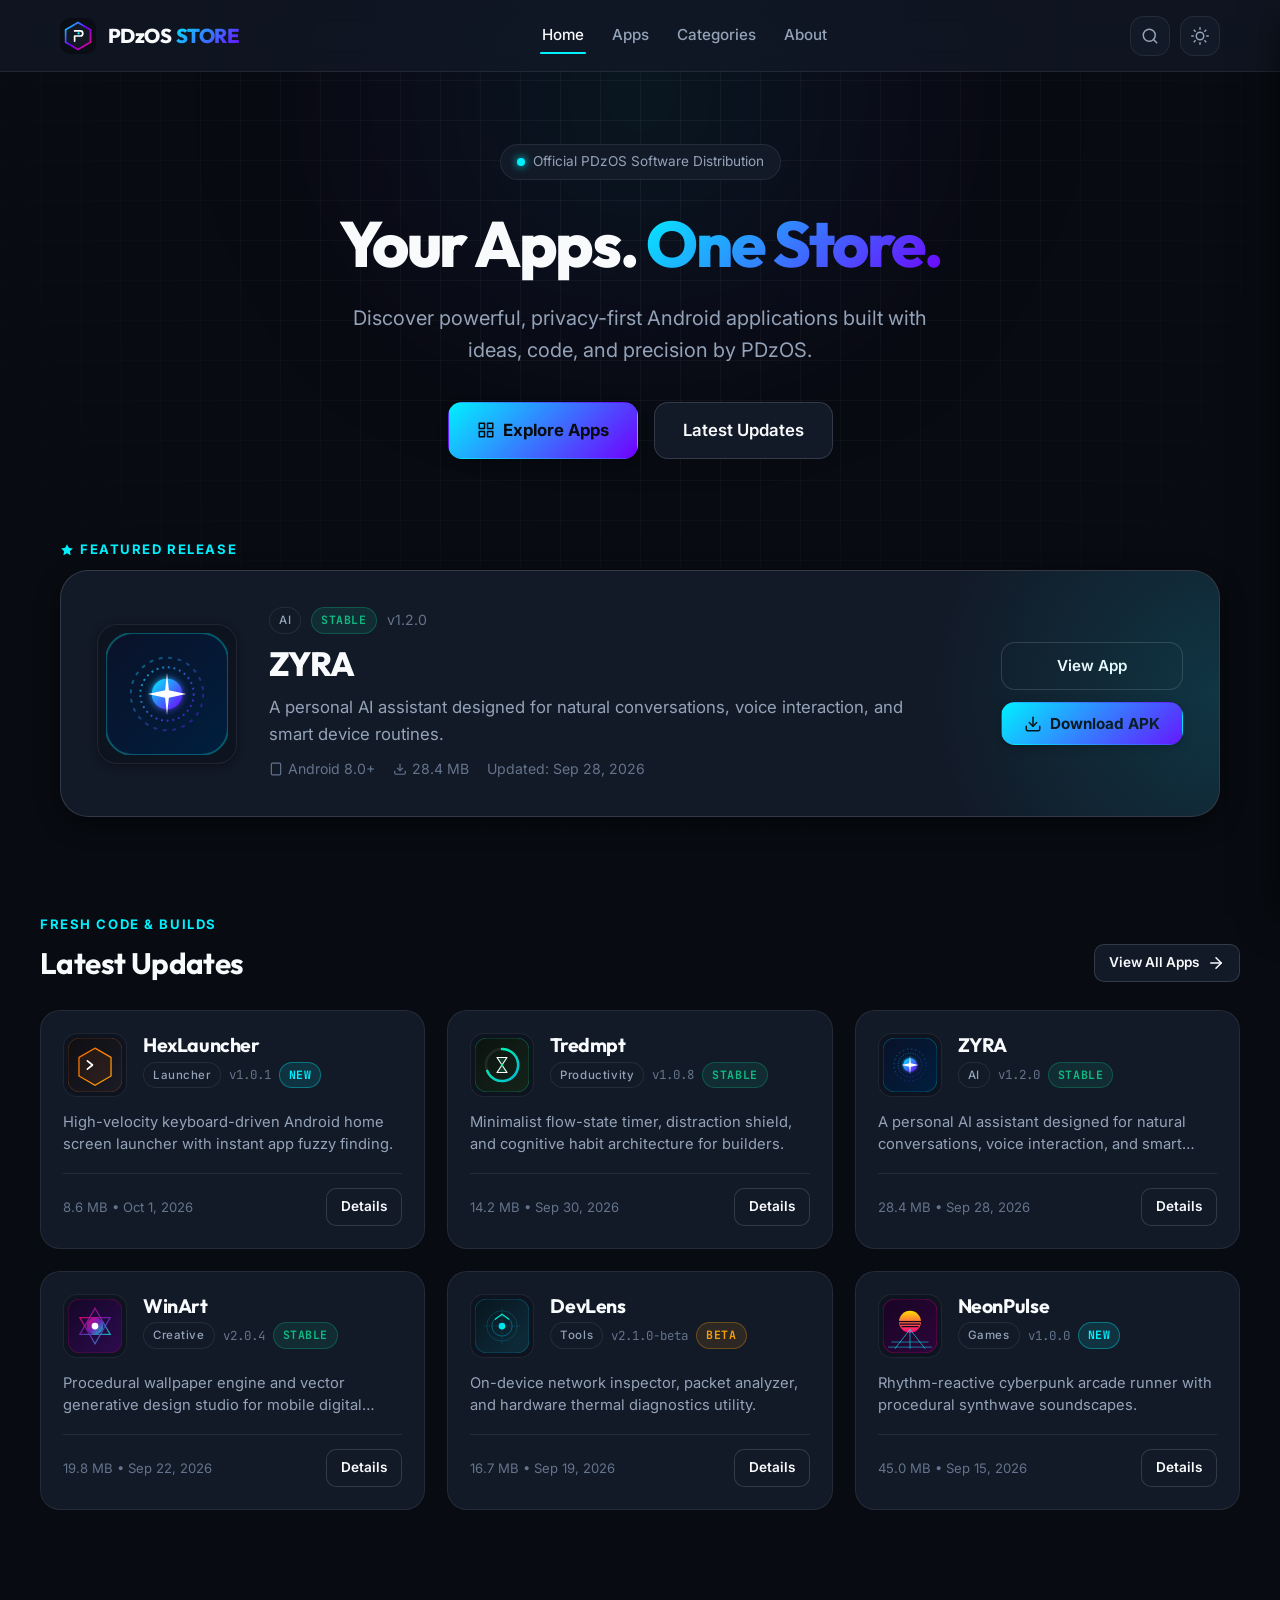
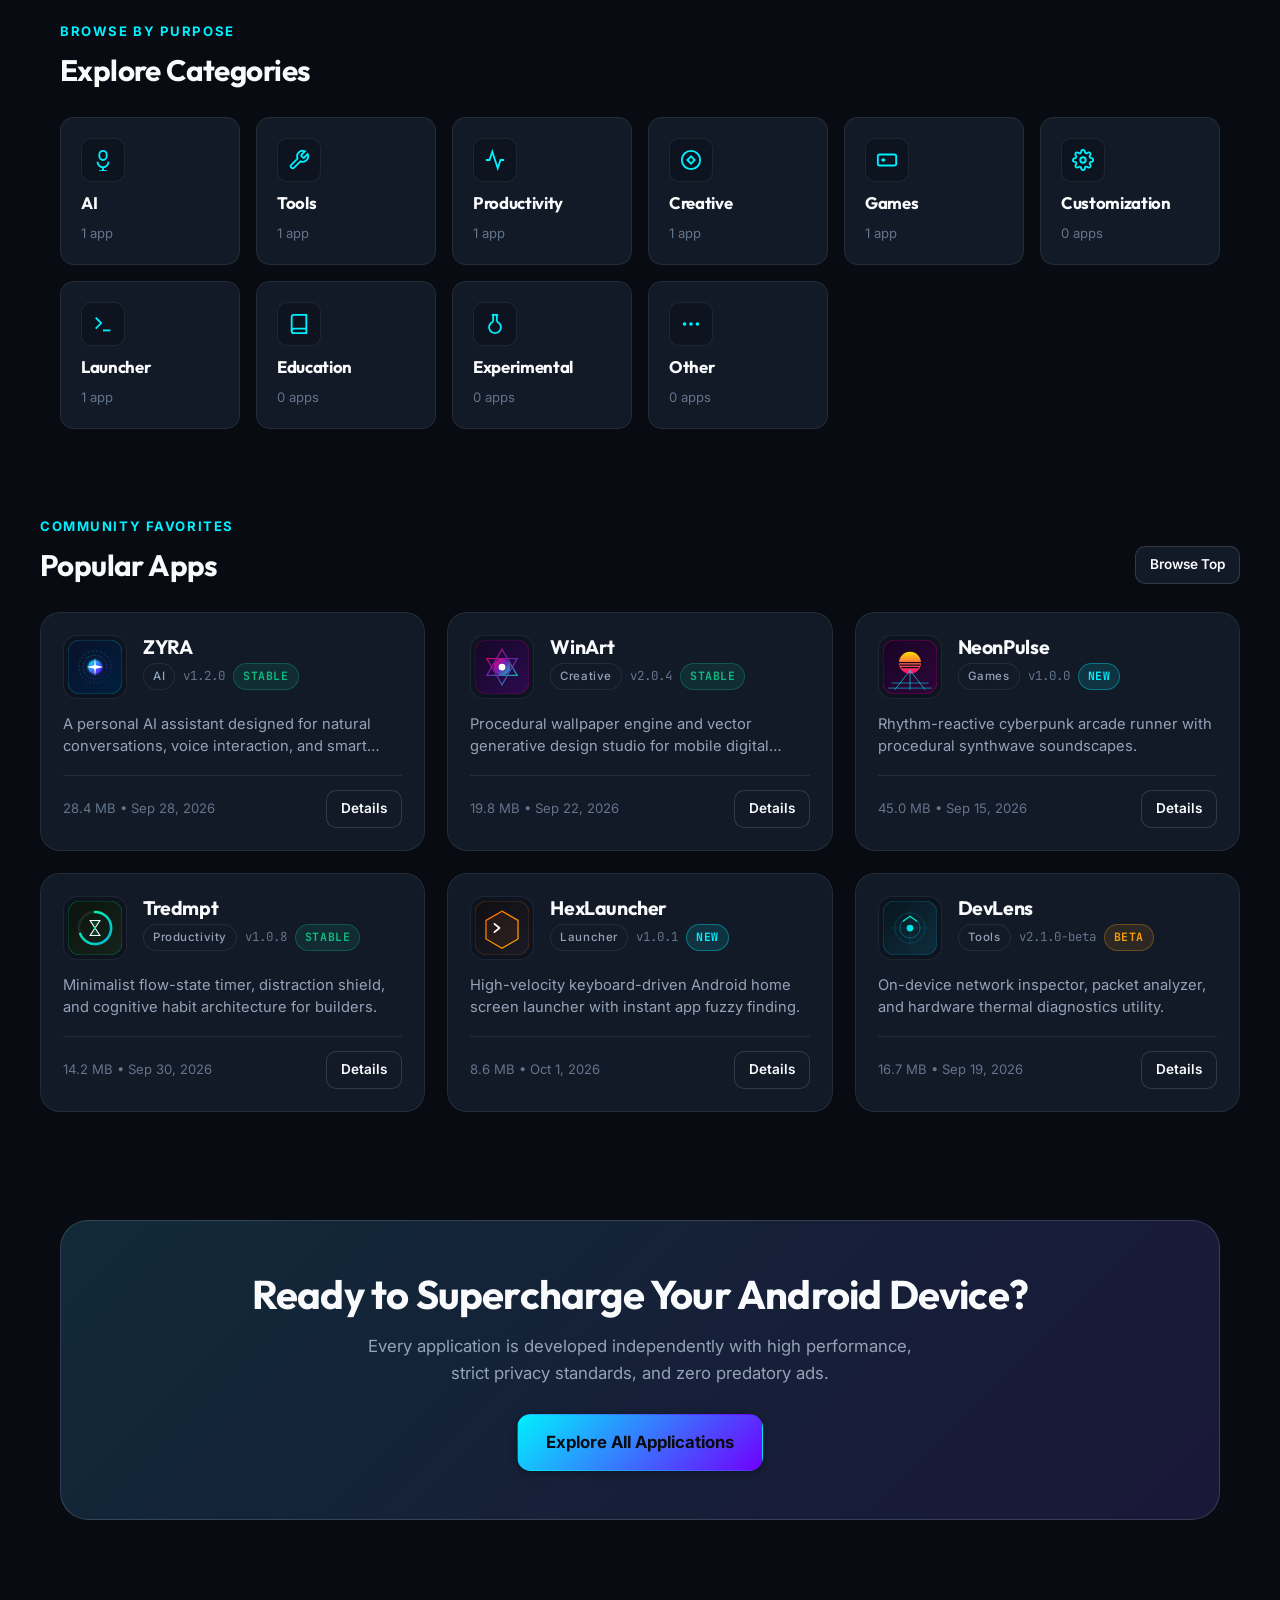
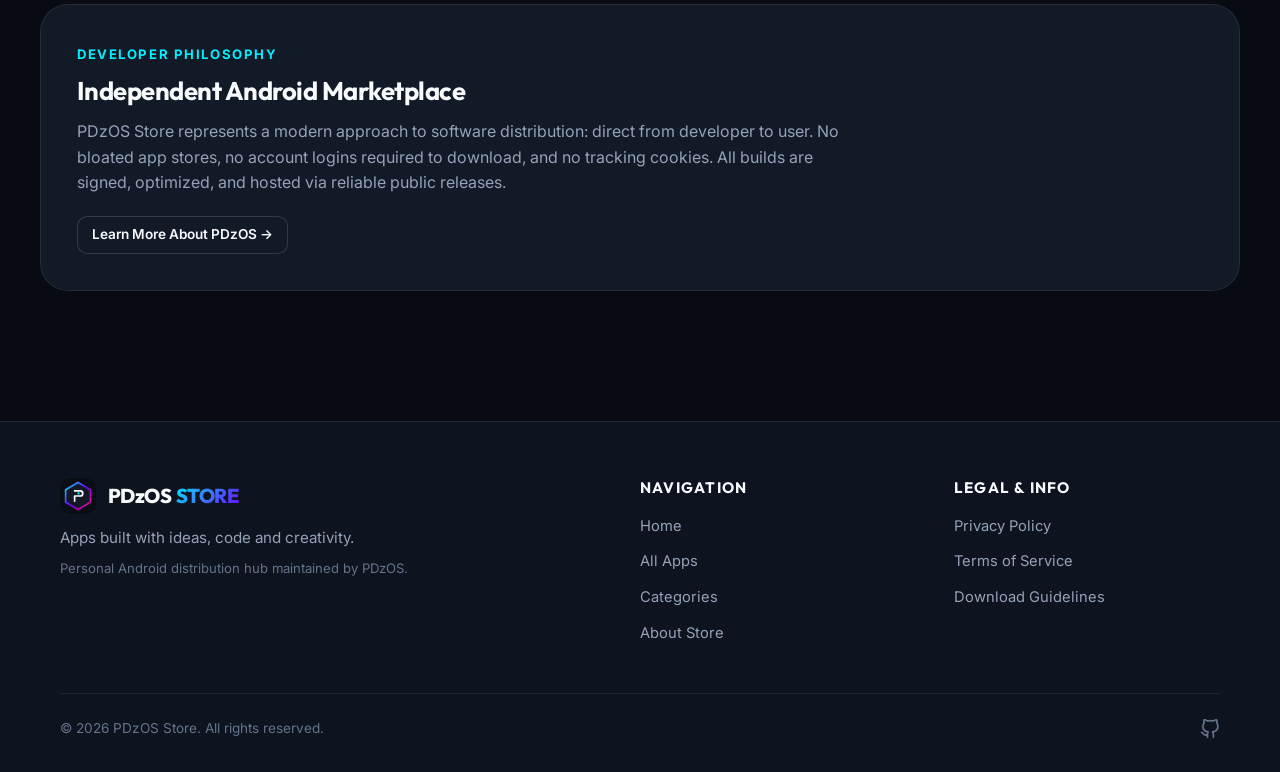
<file: index.html>
<!DOCTYPE html>
<html lang="en" data-theme="dark">
<head>
  <meta charset="UTF-8">
  <meta name="viewport" content="width=device-width, initial-scale=1.0">
  <title>PDzOS Store — Apps Built by PDzOS</title>
  <meta name="description" content="Discover and download Android apps built by PDzOS. Fast, lightweight, and privacy-focused Android applications.">
  <link rel="canonical" href="https://your-domain.com/">
  
  <!-- Open Graph / Facebook -->
  <meta property="og:type" content="website">
  <meta property="og:url" content="https://your-domain.com/">
  <meta property="og:title" content="PDzOS Store — Apps Built by PDzOS">
  <meta property="og:description" content="Discover and download Android apps built by PDzOS. Fast, lightweight, and privacy-focused.">
  <meta property="og:image" content="assets/logo/logo.svg">

  <!-- Twitter / X -->
  <meta name="twitter:card" content="summary_large_image">
  <meta name="twitter:url" content="https://your-domain.com/">
  <meta name="twitter:title" content="PDzOS Store — Apps Built by PDzOS">
  <meta name="twitter:description" content="Discover and download Android apps built by PDzOS.">
  <meta name="twitter:image" content="assets/logo/logo.svg">

  <!-- Favicon & PWA -->
  <link rel="icon" type="image/svg+xml" href="assets/favicon/favicon.svg">
  <link rel="manifest" href="manifest.json">
  <meta name="theme-color" content="#080B11">

  <!-- Fonts & Styles -->
  <link rel="preconnect" href="https://fonts.googleapis.com">
  <link rel="preconnect" href="https://fonts.gstatic.com" crossorigin>
  <link href="https://fonts.googleapis.com/css2?family=Inter:wght@400;500;600;700&family=JetBrains+Mono:wght@500;700&family=Outfit:wght@600;700;800&display=swap" rel="stylesheet">
  <link rel="stylesheet" href="css/style.css">
  <link rel="stylesheet" href="css/animations.css">
  <link rel="stylesheet" href="css/responsive.css">
</head>
<body>
  <!-- Accessibility Skip Link -->
  <a href="#mainContent" class="skip-link">Skip to main content</a>

  <!-- Ambient Grid Background -->
  <div class="bg-ambient" aria-hidden="true">
    <div class="bg-ambient-grid"></div>
  </div>

  <!-- SITE HEADER -->
  <header class="site-header" role="banner">
    <div class="container header-inner">
      <!-- Brand Logo -->
      <a href="index.html" class="brand" aria-label="PDzOS Store Home">
        <img src="assets/favicon/favicon.svg" alt="PDzOS Logo Mark" class="brand-icon" width="36" height="36">
        <div class="brand-text">PDzOS <span>STORE</span></div>
      </a>

      <!-- Desktop Navigation -->
      <nav class="nav-desktop" role="navigation" aria-label="Main Navigation">
        <a href="index.html" class="nav-link active">Home</a>
        <a href="apps.html" class="nav-link">Apps</a>
        <a href="#categories" class="nav-link">Categories</a>
        <a href="about.html" class="nav-link">About</a>
      </nav>

      <!-- Action Controls -->
      <div class="header-actions">
        <!-- Search Quick Link -->
        <a href="apps.html" class="icon-btn" aria-label="Search Applications">
          <svg xmlns="http://www.w3.org/2000/svg" width="18" height="18" viewBox="0 0 24 24" fill="none" stroke="currentColor" stroke-width="2" stroke-linecap="round" stroke-linejoin="round"><circle cx="11" cy="11" r="8"></circle><line x1="21" y1="21" x2="16.65" y2="16.65"></line></svg>
        </a>

        <!-- Theme Toggle -->
        <button class="icon-btn btn-theme-toggle" aria-label="Toggle Theme" type="button">
          <svg xmlns="http://www.w3.org/2000/svg" width="18" height="18" viewBox="0 0 24 24" fill="none" stroke="currentColor" stroke-width="2" stroke-linecap="round" stroke-linejoin="round"><circle cx="12" cy="12" r="5"></circle></svg>
        </button>

        <!-- Mobile Menu Toggle Button -->
        <button class="icon-btn btn-menu-toggle" aria-label="Open Mobile Menu" type="button" aria-controls="mobileDrawer">
          <svg xmlns="http://www.w3.org/2000/svg" width="20" height="20" viewBox="0 0 24 24" fill="none" stroke="currentColor" stroke-width="2" stroke-linecap="round" stroke-linejoin="round"><line x1="3" y1="12" x2="21" y2="12"></line><line x1="3" y1="6" x2="21" y2="6"></line><line x1="3" y1="18" x2="21" y2="18"></line></svg>
        </button>
      </div>
    </div>
  </header>

  <!-- MOBILE NAVIGATION DRAWER -->
  <div class="mobile-drawer-overlay" aria-hidden="true"></div>
  <aside id="mobileDrawer" class="mobile-drawer" aria-hidden="true" role="dialog" aria-label="Mobile Navigation Drawer">
    <div class="drawer-header">
      <div class="brand">
        <img src="assets/favicon/favicon.svg" alt="PDzOS Logo" class="brand-icon" width="32" height="32">
        <span class="brand-text">PDzOS <span>STORE</span></span>
      </div>
      <button class="icon-btn btn-drawer-close" aria-label="Close Mobile Menu" type="button">
        <svg xmlns="http://www.w3.org/2000/svg" width="18" height="18" viewBox="0 0 24 24" fill="none" stroke="currentColor" stroke-width="2" stroke-linecap="round" stroke-linejoin="round"><line x1="18" y1="6" x2="6" y2="18"></line><line x1="6" y1="6" x2="18" y2="18"></line></svg>
      </button>
    </div>
    <nav class="drawer-nav">
      <a href="index.html" class="drawer-link active">Home</a>
      <a href="apps.html" class="drawer-link">All Apps</a>
      <a href="#categories" class="drawer-link">Categories</a>
      <a href="about.html" class="drawer-link">About PDzOS</a>
    </nav>
    <div style="margin-top: auto; padding-top: 20px; border-top: 1px solid var(--border-subtle);">
      <a href="apps.html" class="btn btn-primary" style="width: 100%;">
        Browse Store
      </a>
    </div>
  </aside>

  <!-- MAIN CONTENT WRAPPER -->
  <main id="mainContent">

    <!-- 1. HERO SECTION -->
    <section class="hero-section">
      <div class="container fade-in">
        <div class="hero-pill">
          <span class="hero-pill-dot"></span>
          <span>Official PDzOS Software Distribution</span>
        </div>
        <h1 class="hero-title">
          Your Apps. <span class="text-gradient">One Store.</span>
        </h1>
        <p class="hero-subtitle">
          Discover powerful, privacy-first Android applications built with ideas, code, and precision by PDzOS.
        </p>
        <div class="hero-buttons">
          <a href="apps.html" class="btn btn-lg btn-primary">
            <svg xmlns="http://www.w3.org/2000/svg" width="18" height="18" viewBox="0 0 24 24" fill="none" stroke="currentColor" stroke-width="2" stroke-linecap="round" stroke-linejoin="round"><rect x="3" y="3" width="7" height="7"></rect><rect x="14" y="3" width="7" height="7"></rect><rect x="14" y="14" width="7" height="7"></rect><rect x="3" y="14" width="7" height="7"></rect></svg>
            Explore Apps
          </a>
          <a href="#latestUpdates" class="btn btn-lg btn-secondary">
            Latest Updates
          </a>
        </div>
      </div>
    </section>

    <!-- 2. FEATURED APP SECTION -->
    <section class="featured-section" id="featuredSection" aria-label="Featured Application">
      <div class="container">
        <div class="section-label">
          <svg xmlns="http://www.w3.org/2000/svg" width="14" height="14" viewBox="0 0 24 24" fill="currentColor"><polygon points="12 2 15.09 8.26 22 9.27 17 14.14 18.18 21.02 12 17.77 5.82 21.02 7 14.14 2 9.27 8.91 8.26 12 2"></polygon></svg>
          Featured Release
        </div>
        
        <!-- Dynamically injected featured card -->
        <div id="featuredAppContainer" class="featured-card">
          <!-- Placeholder skeleton while loading -->
          <div class="skeleton" style="width: 140px; height: 140px; border-radius: 20px;"></div>
          <div style="flex: 1;">
            <div class="skeleton" style="width: 200px; height: 32px; margin-bottom: 12px;"></div>
            <div class="skeleton" style="width: 100%; height: 60px; margin-bottom: 14px;"></div>
            <div class="skeleton" style="width: 250px; height: 20px;"></div>
          </div>
          <div style="width: 170px;">
            <div class="skeleton" style="width: 100%; height: 48px; margin-bottom: 10px;"></div>
            <div class="skeleton" style="width: 100%; height: 48px;"></div>
          </div>
        </div>
      </div>
    </section>

    <!-- 3. LATEST UPDATES SECTION -->
    <section class="container" id="latestUpdates" style="padding: 40px 0 54px;" aria-label="Latest Updates">
      <div class="section-header">
        <div>
          <span class="section-label">Fresh Code &amp; Builds</span>
          <h2 class="section-title">Latest Updates</h2>
        </div>
        <a href="apps.html?sort=updated" class="btn btn-secondary btn-sm">
          View All Apps
          <svg xmlns="http://www.w3.org/2000/svg" width="16" height="16" viewBox="0 0 24 24" fill="none" stroke="currentColor" stroke-width="2" stroke-linecap="round" stroke-linejoin="round"><line x1="5" y1="12" x2="19" y2="12"></line><polyline points="12 5 19 12 12 19"></polyline></svg>
        </a>
      </div>
      <div id="latestAppsGrid" class="apps-grid">
        <!-- Rendered via JS -->
      </div>
    </section>

    <!-- 4. CATEGORIES SECTION -->
    <section class="categories-section" id="categories" aria-label="Application Categories">
      <div class="container">
        <div class="section-header">
          <div>
            <span class="section-label">Browse By Purpose</span>
            <h2 class="section-title">Explore Categories</h2>
          </div>
        </div>
        <div id="categoriesGrid" class="categories-grid">
          <!-- Rendered via JS -->
        </div>
      </div>
    </section>

    <!-- 5. POPULAR APPS SECTION -->
    <section class="container" id="popularAppsSection" style="padding: 30px 0 54px;" aria-label="Popular Applications">
      <div class="section-header">
        <div>
          <span class="section-label">Community Favorites</span>
          <h2 class="section-title">Popular Apps</h2>
        </div>
        <a href="apps.html?sort=popular" class="btn btn-secondary btn-sm">
          Browse Top
        </a>
      </div>
      <div id="popularAppsGrid" class="apps-grid">
        <!-- Rendered via JS -->
      </div>
    </section>

    <!-- 6. EXPLORE ALL APPS CTA -->
    <section class="cta-section">
      <div class="container">
        <div class="cta-card">
          <h2>Ready to Supercharge Your Android Device?</h2>
          <p>Every application is developed independently with high performance, strict privacy standards, and zero predatory ads.</p>
          <a href="apps.html" class="btn btn-lg btn-primary">
            Explore All Applications
          </a>
        </div>
      </div>
    </section>

    <!-- 7. ABOUT THE STORE TEASER -->
    <section class="container" style="padding: 30px 0 50px;">
      <div style="background: var(--bg-surface); border: 1px solid var(--border-subtle); border-radius: var(--radius-xl); padding: 36px;">
        <span class="section-label">Developer Philosophy</span>
        <h2 style="font-size: 1.6rem; margin-bottom: 12px;">Independent Android Marketplace</h2>
        <p style="max-width: 780px; margin-bottom: 20px;">
          PDzOS Store represents a modern approach to software distribution: direct from developer to user. No bloated app stores, no account logins required to download, and no tracking cookies. All builds are signed, optimized, and hosted via reliable public releases.
        </p>
        <a href="about.html" class="btn btn-secondary btn-sm">
          Learn More About PDzOS &rarr;
        </a>
      </div>
    </section>

  </main>

  <!-- SITE FOOTER -->
  <footer class="site-footer" role="contentinfo">
    <div class="container">
      <div class="footer-top">
        <div class="footer-brand">
          <div class="brand">
            <img src="assets/favicon/favicon.svg" alt="PDzOS Logo" class="brand-icon" width="30" height="30">
            <span class="brand-text">PDzOS <span>STORE</span></span>
          </div>
          <p>Apps built with ideas, code and creativity.</p>
          <p style="font-size: 0.82rem; color: var(--text-muted); margin-top: 8px;">
            Personal Android distribution hub maintained by PDzOS.
          </p>
        </div>

        <div>
          <h4 class="footer-col-title">Navigation</h4>
          <ul class="footer-links">
            <li><a href="index.html">Home</a></li>
            <li><a href="apps.html">All Apps</a></li>
            <li><a href="index.html#categories">Categories</a></li>
            <li><a href="about.html">About Store</a></li>
          </ul>
        </div>

        <div>
          <h4 class="footer-col-title">Legal &amp; Info</h4>
          <ul class="footer-links">
            <li><a href="privacy.html">Privacy Policy</a></li>
            <li><a href="terms.html">Terms of Service</a></li>
            <li><a href="about.html#downloads">Download Guidelines</a></li>
          </ul>
        </div>
      </div>

      <div class="footer-bottom">
        <div>
          &copy; <span class="current-year">2026</span> PDzOS Store. All rights reserved.
        </div>
        <div class="footer-socials">
          <a href="#" class="footer-social-btn social-github" aria-label="GitHub Repository" target="_blank" rel="noopener">
            <svg xmlns="http://www.w3.org/2000/svg" width="20" height="20" viewBox="0 0 24 24" fill="none" stroke="currentColor" stroke-width="2" stroke-linecap="round" stroke-linejoin="round"><path d="M9 19c-5 1.5-5-2.5-7-3m14 6v-3.87a3.37 3.37 0 0 0-.94-2.61c3.14-.35 6.44-1.54 6.44-7A5.44 5.44 0 0 0 20 4.77 5.07 5.07 0 0 0 19.91 1S18.73.65 16 2.48a13.38 13.38 0 0 0-7 0C6.27.65 5.09 1 5.09 1A5.07 5.07 0 0 0 5 4.77a5.44 5.44 0 0 0-1.5 3.78c0 5.42 3.3 6.61 6.44 7A3.37 3.37 0 0 0 9 18.13V22"></path></svg>
          </a>
          <a href="#" class="footer-social-btn social-telegram" aria-label="Telegram Channel" target="_blank" rel="noopener">
            <svg xmlns="http://www.w3.org/2000/svg" width="20" height="20" viewBox="0 0 24 24" fill="none" stroke="currentColor" stroke-width="2" stroke-linecap="round" stroke-linejoin="round"><line x1="22" y1="2" x2="11" y2="13"></line><polygon points="22 2 15 22 11 13 2 9 22 2"></polygon></svg>
          </a>
          <a href="#" class="footer-social-btn social-youtube" aria-label="YouTube Channel" target="_blank" rel="noopener">
            <svg xmlns="http://www.w3.org/2000/svg" width="20" height="20" viewBox="0 0 24 24" fill="none" stroke="currentColor" stroke-width="2" stroke-linecap="round" stroke-linejoin="round"><path d="M22.54 6.42a2.78 2.78 0 0 0-1.94-2C18.88 4 12 4 12 4s-6.88 0-8.6.46a2.78 2.78 0 0 0-1.94 2A29 29 0 0 0 1 11.75a29 29 0 0 0 .46 5.33A2.78 2.78 0 0 0 3.4 19c1.72.46 8.6.46 8.6.46s6.88 0 8.6-.46a2.78 2.78 0 0 0 1.94-2 29 29 0 0 0 .46-5.25 29 29 0 0 0-.46-5.33z"></path><polygon points="9.75 15.02 15.5 11.75 9.75 8.48 9.75 15.02"></polygon></svg>
          </a>
        </div>
      </div>
    </div>
  </footer>

  <!-- Scripts -->
  <script src="js/config.js"></script>
  <script src="js/theme.js"></script>
  <script src="js/data-service.js"></script>
  <script src="js/app.js"></script>
  <script>
    // Home Page Specific Population
    document.addEventListener("DOMContentLoaded", async () => {
      try {
        // 1. Load Featured App
        const featuredApp = await DataService.getFeaturedApp();
        const featContainer = document.getElementById("featuredAppContainer");
        if (featuredApp && featContainer) {
          const badge = DataService.calculateBadge(featuredApp);
          const badgeHtml = badge ? `<span class="badge ${badge.class}">${badge.text}</span>` : "";
          
          featContainer.innerHTML = `
            <img class="featured-icon" src="${featuredApp.icon}" alt="${App.escapeHtml(featuredApp.name)} icon" onerror="this.src='assets/favicon/favicon.svg'">
            <div class="featured-info">
              <div class="featured-meta-top">
                <span class="badge badge-category">${App.escapeHtml(featuredApp.category)}</span>
                ${badgeHtml}
                <span class="featured-specs"><span>v${featuredApp.version}</span></span>
              </div>
              <h2 class="featured-name">${App.escapeHtml(featuredApp.name)}</h2>
              <p class="featured-desc">${App.escapeHtml(featuredApp.description)}</p>
              <div class="featured-specs">
                <span><svg xmlns="http://www.w3.org/2000/svg" width="14" height="14" viewBox="0 0 24 24" fill="none" stroke="currentColor" stroke-width="2"><rect x="4" y="2" width="16" height="20" rx="2" ry="2"></rect><line x1="12" y1="18" x2="12.01" y2="18"></line></svg> ${featuredApp.android || 'Android 8.0+'}</span>
                <span><svg xmlns="http://www.w3.org/2000/svg" width="14" height="14" viewBox="0 0 24 24" fill="none" stroke="currentColor" stroke-width="2"><path d="M21 15v4a2 2 0 0 1-2 2H5a2 2 0 0 1-2-2v-4"></path><polyline points="7 10 12 15 17 10"></polyline><line x1="12" y1="15" x2="12" y2="3"></line></svg> ${featuredApp.size || 'N/A'}</span>
                <span>Updated: ${App.formatDate(featuredApp.updated)}</span>
              </div>
            </div>
            <div class="featured-actions">
              <a href="app.html?id=${encodeURIComponent(featuredApp.id)}" class="btn btn-secondary">
                View App
              </a>
              <button class="btn btn-primary" onclick="App.handleDownload(window.featuredAppRef, event)">
                <svg xmlns="http://www.w3.org/2000/svg" width="18" height="18" viewBox="0 0 24 24" fill="none" stroke="currentColor" stroke-width="2" stroke-linecap="round" stroke-linejoin="round"><path d="M21 15v4a2 2 0 0 1-2 2H5a2 2 0 0 1-2-2v-4"></path><polyline points="7 10 12 15 17 10"></polyline><line x1="12" y1="15" x2="12" y2="3"></line></svg>
                Download APK
              </button>
            </div>
          `;
          window.featuredAppRef = featuredApp;
        }

        // 2. Load Latest Updates (Sorted by date, limit 6)
        const latestApps = await DataService.getLatestApps(6);
        const latestGrid = document.getElementById("latestAppsGrid");
        if (latestGrid) {
          latestGrid.innerHTML = latestApps.map(app => App.renderAppCard(app)).join("");
        }

        // 3. Load Categories
        const categories = await DataService.getCategories();
        const catGrid = document.getElementById("categoriesGrid");
        if (catGrid) {
          const categoryIcons = {
            "AI": `<svg xmlns="http://www.w3.org/2000/svg" width="22" height="22" viewBox="0 0 24 24" fill="none" stroke="currentColor" stroke-width="2"><path d="M12 2a4 4 0 0 1 4 4v2a4 4 0 0 1-8 0V6a4 4 0 0 1 4-4z"></path><path d="M18 14a6 6 0 0 1-12 0"></path><line x1="12" y1="20" x2="12" y2="24"></line><line x1="8" y1="24" x2="16" y2="24"></line></svg>`,
            "Tools": `<svg xmlns="http://www.w3.org/2000/svg" width="22" height="22" viewBox="0 0 24 24" fill="none" stroke="currentColor" stroke-width="2"><path d="M14.7 6.3a1 1 0 0 0 0 1.4l1.6 1.6a1 1 0 0 0 1.4 0l3.77-3.77a6 6 0 0 1-7.94 7.94l-6.91 6.91a2.12 2.12 0 0 1-3-3l6.91-6.91a6 6 0 0 1 7.94-7.94l-3.76 3.76z"></path></svg>`,
            "Productivity": `<svg xmlns="http://www.w3.org/2000/svg" width="22" height="22" viewBox="0 0 24 24" fill="none" stroke="currentColor" stroke-width="2"><polyline points="22 12 18 12 15 21 9 3 6 12 2 12"></polyline></svg>`,
            "Creative": `<svg xmlns="http://www.w3.org/2000/svg" width="22" height="22" viewBox="0 0 24 24" fill="none" stroke="currentColor" stroke-width="2"><circle cx="12" cy="12" r="10"></circle><polygon points="12 8 8 12 12 16 16 12 12 8"></polygon></svg>`,
            "Games": `<svg xmlns="http://www.w3.org/2000/svg" width="22" height="22" viewBox="0 0 24 24" fill="none" stroke="currentColor" stroke-width="2"><rect x="2" y="6" width="20" height="12" rx="2"></rect><path d="M6 12h4m-2-2v4m10-2h.01m-3-1h.01"></path></svg>`,
            "Customization": `<svg xmlns="http://www.w3.org/2000/svg" width="22" height="22" viewBox="0 0 24 24" fill="none" stroke="currentColor" stroke-width="2"><circle cx="12" cy="12" r="3"></circle><path d="M19.4 15a1.65 1.65 0 0 0 .33 1.82l.06.06a2 2 0 0 1 0 2.83 2 2 0 0 1-2.83 0l-.06-.06a1.65 1.65 0 0 0-1.82-.33 1.65 1.65 0 0 0-1 1.51V21a2 2 0 0 1-2 2 2 2 0 0 1-2-2v-.09A1.65 1.65 0 0 0 9 19.4a1.65 1.65 0 0 0-1.82.33l-.06.06a2 2 0 0 1-2.83 0 2 2 0 0 1 0-2.83l.06-.06a1.65 1.65 0 0 0 .33-1.82 1.65 1.65 0 0 0-1.51-1H3a2 2 0 0 1-2-2 2 2 0 0 1 2-2h.09A1.65 1.65 0 0 0 4.6 9a1.65 1.65 0 0 0-.33-1.82l-.06-.06a2 2 0 0 1 0-2.83 2 2 0 0 1 2.83 0l.06.06a1.65 1.65 0 0 0 1.82.33H9a1.65 1.65 0 0 0 1-1.51V3a2 2 0 0 1 2-2 2 2 0 0 1 2 2v.09a1.65 1.65 0 0 0 1 1.51 1.65 1.65 0 0 0 1.82-.33l.06-.06a2 2 0 0 1 2.83 0 2 2 0 0 1 0 2.83l-.06.06a1.65 1.65 0 0 0-.33 1.82V9a1.65 1.65 0 0 0 1.51 1H21a2 2 0 0 1 2 2 2 2 0 0 1-2 2h-.09a1.65 1.65 0 0 0-1.51 1z"></path></svg>`,
            "Launcher": `<svg xmlns="http://www.w3.org/2000/svg" width="22" height="22" viewBox="0 0 24 24" fill="none" stroke="currentColor" stroke-width="2"><polyline points="4 17 10 11 4 5"></polyline><line x1="12" y1="19" x2="20" y2="19"></line></svg>`,
            "Education": `<svg xmlns="http://www.w3.org/2000/svg" width="22" height="22" viewBox="0 0 24 24" fill="none" stroke="currentColor" stroke-width="2"><path d="M4 19.5A2.5 2.5 0 0 1 6.5 17H20"></path><path d="M6.5 2H20v20H6.5A2.5 2.5 0 0 1 4 19.5v-15A2.5 2.5 0 0 1 6.5 2z"></path></svg>`,
            "Experimental": `<svg xmlns="http://www.w3.org/2000/svg" width="22" height="22" viewBox="0 0 24 24" fill="none" stroke="currentColor" stroke-width="2"><path d="M10 2v7.31M14 2v7.31M8.5 2h7M14 9.3a6.5 6.5 0 1 1-4 0"></path></svg>`,
            "Other": `<svg xmlns="http://www.w3.org/2000/svg" width="22" height="22" viewBox="0 0 24 24" fill="none" stroke="currentColor" stroke-width="2"><circle cx="12" cy="12" r="1"></circle><circle cx="19" cy="12" r="1"></circle><circle cx="5" cy="12" r="1"></circle></svg>`
          };

          catGrid.innerHTML = categories.map(cat => `
            <a href="apps.html?category=${encodeURIComponent(cat.name)}" class="category-card">
              <div class="category-icon">
                ${categoryIcons[cat.name] || categoryIcons["Other"]}
              </div>
              <h3 class="category-name">${App.escapeHtml(cat.name)}</h3>
              <span class="category-count">${cat.count} ${cat.count === 1 ? 'app' : 'apps'}</span>
            </a>
          `).join("");
        }

        // 4. Load Popular Apps
        const popularApps = await DataService.getPopularApps(6);
        const popularGrid = document.getElementById("popularAppsGrid");
        const popSection = document.getElementById("popularAppsSection");
        if (popularApps.length > 0 && popularGrid) {
          popularGrid.innerHTML = popularApps.map(app => App.renderAppCard(app)).join("");
        } else if (popSection) {
          popSection.style.display = "none";
        }

      } catch (err) {
        console.error("Home initialization error:", err);
      }
    });
  </script>
</body>
</html>
</file>
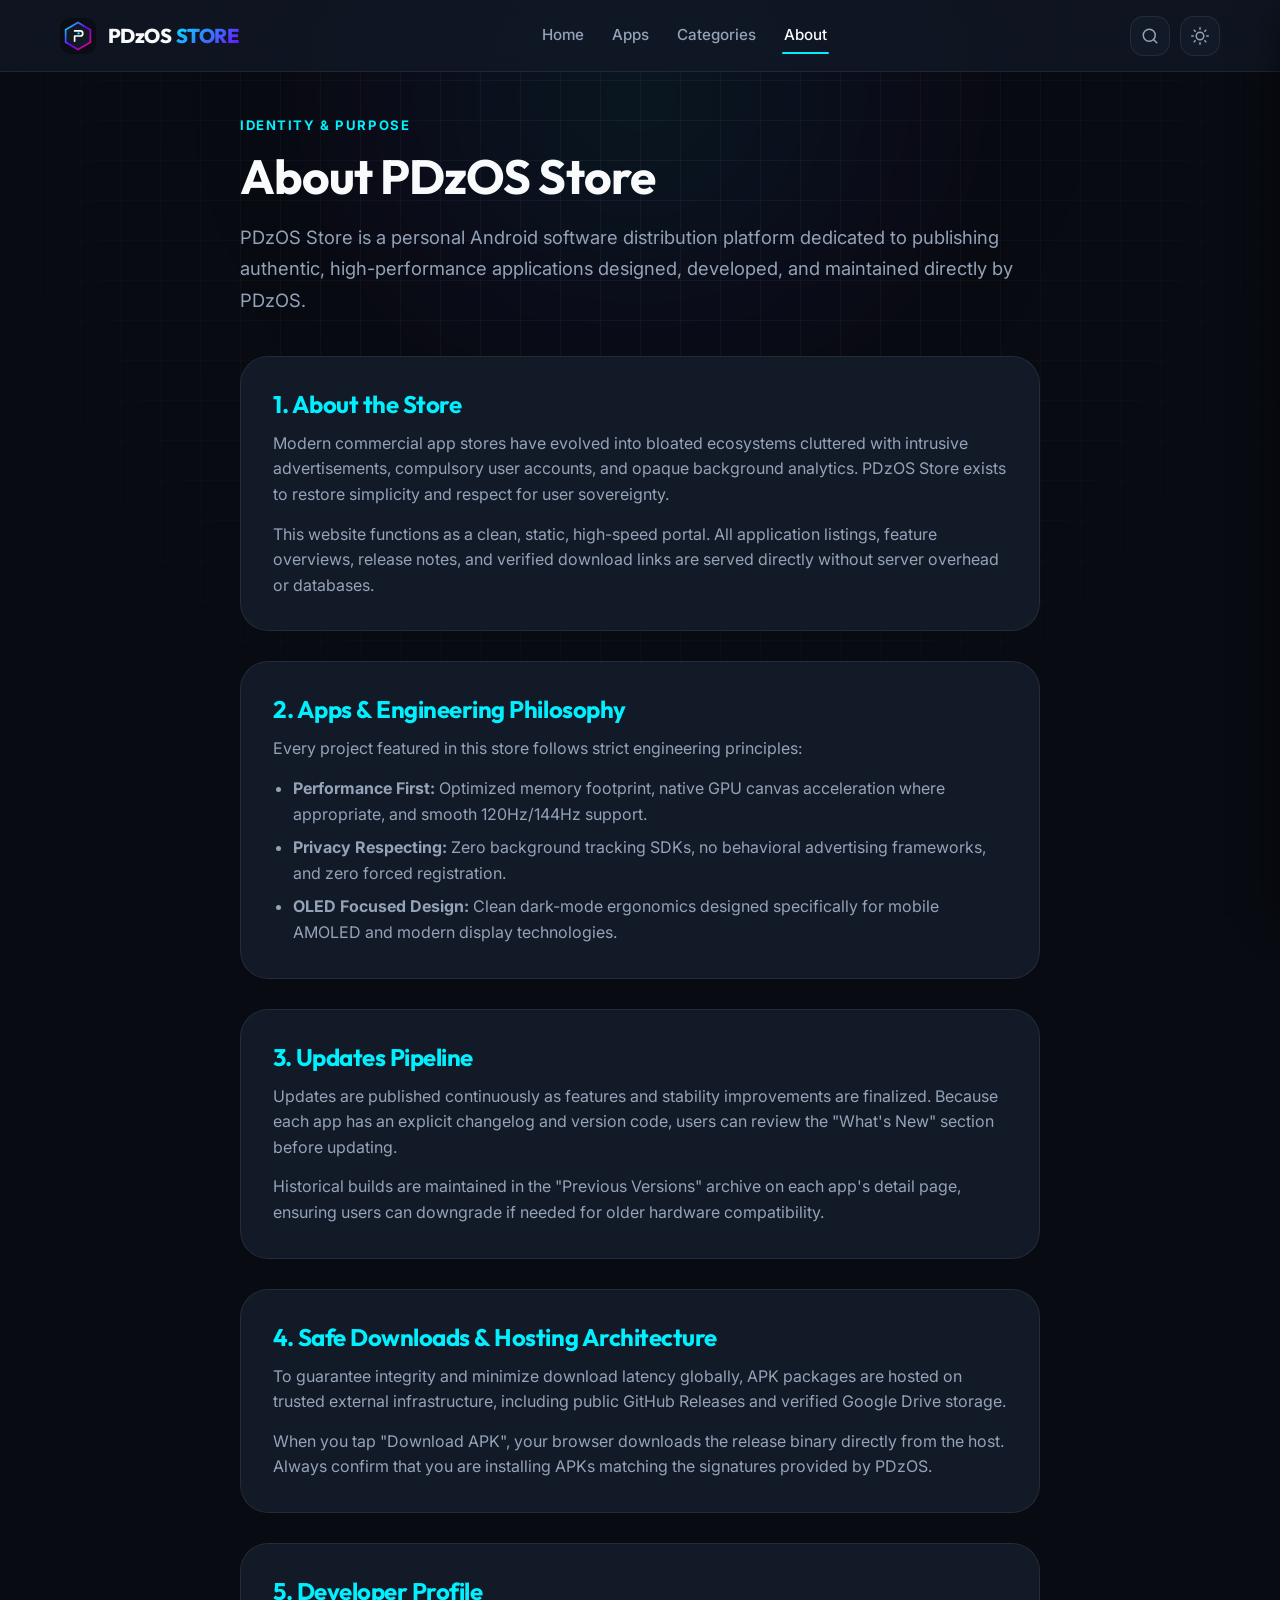
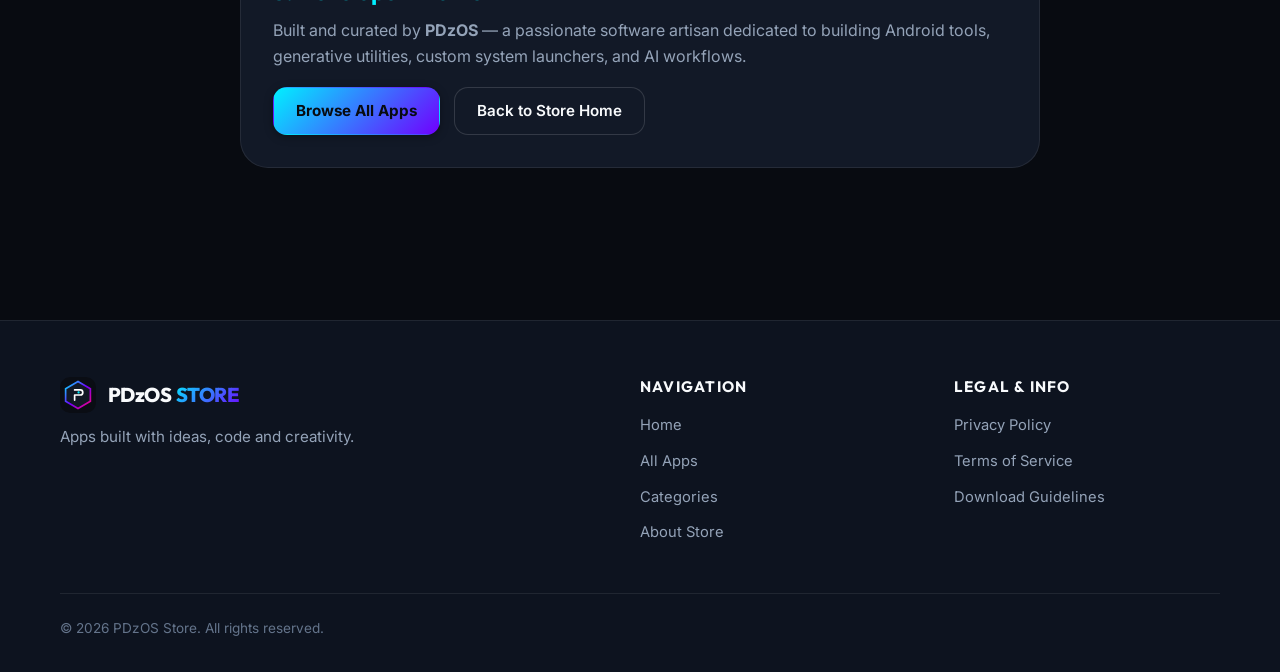
<file: about.html>
<!DOCTYPE html>
<html lang="en" data-theme="dark">
<head>
  <meta charset="UTF-8">
  <meta name="viewport" content="width=device-width, initial-scale=1.0">
  <title>About — PDzOS Store</title>
  <meta name="description" content="Learn about PDzOS Store, an independent Android application distribution platform created and maintained by PDzOS.">
  <link rel="canonical" href="https://your-domain.com/about.html">

  <!-- Open Graph -->
  <meta property="og:type" content="website">
  <meta property="og:title" content="About — PDzOS Store">
  <meta property="og:description" content="Personal Android app distribution platform crafted with ideas, code, and precision.">
  <meta property="og:image" content="assets/logo/logo.svg">

  <link rel="icon" type="image/svg+xml" href="assets/favicon/favicon.svg">
  <link rel="manifest" href="manifest.json">
  <meta name="theme-color" content="#080B11">

  <!-- Styles -->
  <link rel="preconnect" href="https://fonts.googleapis.com">
  <link rel="preconnect" href="https://fonts.gstatic.com" crossorigin>
  <link href="https://fonts.googleapis.com/css2?family=Inter:wght@400;500;600;700&family=JetBrains+Mono:wght@500;700&family=Outfit:wght@600;700;800&display=swap" rel="stylesheet">
  <link rel="stylesheet" href="css/style.css">
  <link rel="stylesheet" href="css/animations.css">
  <link rel="stylesheet" href="css/responsive.css">
</head>
<body>
  <a href="#mainContent" class="skip-link">Skip to content</a>

  <div class="bg-ambient" aria-hidden="true">
    <div class="bg-ambient-grid"></div>
  </div>

  <!-- SITE HEADER -->
  <header class="site-header" role="banner">
    <div class="container header-inner">
      <a href="index.html" class="brand" aria-label="PDzOS Store Home">
        <img src="assets/favicon/favicon.svg" alt="PDzOS Logo" class="brand-icon" width="36" height="36">
        <div class="brand-text">PDzOS <span>STORE</span></div>
      </a>

      <nav class="nav-desktop" role="navigation" aria-label="Main Navigation">
        <a href="index.html" class="nav-link">Home</a>
        <a href="apps.html" class="nav-link">Apps</a>
        <a href="index.html#categories" class="nav-link">Categories</a>
        <a href="about.html" class="nav-link active">About</a>
      </nav>

      <div class="header-actions">
        <a href="apps.html" class="icon-btn" aria-label="Search Catalog">
          <svg xmlns="http://www.w3.org/2000/svg" width="18" height="18" viewBox="0 0 24 24" fill="none" stroke="currentColor" stroke-width="2" stroke-linecap="round" stroke-linejoin="round"><circle cx="11" cy="11" r="8"></circle><line x1="21" y1="21" x2="16.65" y2="16.65"></line></svg>
        </a>
        <button class="icon-btn btn-theme-toggle" aria-label="Toggle Theme" type="button">
          <svg xmlns="http://www.w3.org/2000/svg" width="18" height="18" viewBox="0 0 24 24" fill="none" stroke="currentColor" stroke-width="2" stroke-linecap="round" stroke-linejoin="round"><circle cx="12" cy="12" r="5"></circle></svg>
        </button>
        <button class="icon-btn btn-menu-toggle" aria-label="Open Mobile Menu" type="button" aria-controls="mobileDrawer">
          <svg xmlns="http://www.w3.org/2000/svg" width="20" height="20" viewBox="0 0 24 24" fill="none" stroke="currentColor" stroke-width="2" stroke-linecap="round" stroke-linejoin="round"><line x1="3" y1="12" x2="21" y2="12"></line><line x1="3" y1="6" x2="21" y2="6"></line><line x1="3" y1="18" x2="21" y2="18"></line></svg>
        </button>
      </div>
    </div>
  </header>

  <!-- MOBILE DRAWER -->
  <div class="mobile-drawer-overlay" aria-hidden="true"></div>
  <aside id="mobileDrawer" class="mobile-drawer" aria-hidden="true" role="dialog" aria-label="Mobile Navigation Drawer">
    <div class="drawer-header">
      <div class="brand">
        <img src="assets/favicon/favicon.svg" alt="PDzOS Logo" class="brand-icon" width="32" height="32">
        <span class="brand-text">PDzOS <span>STORE</span></span>
      </div>
      <button class="icon-btn btn-drawer-close" aria-label="Close Mobile Menu" type="button">
        <svg xmlns="http://www.w3.org/2000/svg" width="18" height="18" viewBox="0 0 24 24" fill="none" stroke="currentColor" stroke-width="2" stroke-linecap="round" stroke-linejoin="round"><line x1="18" y1="6" x2="6" y2="18"></line><line x1="6" y1="6" x2="18" y2="18"></line></svg>
      </button>
    </div>
    <nav class="drawer-nav">
      <a href="index.html" class="drawer-link">Home</a>
      <a href="apps.html" class="drawer-link">All Apps</a>
      <a href="index.html#categories" class="drawer-link">Categories</a>
      <a href="about.html" class="drawer-link active">About PDzOS</a>
    </nav>
  </aside>

  <!-- MAIN ABOUT CONTENT -->
  <main id="mainContent" class="container" style="padding-top: 40px; padding-bottom: 72px;">
    
    <div style="max-width: 800px; margin: 0 auto;">
      <span class="section-label">Identity &amp; Purpose</span>
      <h1 style="font-size: clamp(2.2rem, 4.5vw, 3rem); margin-bottom: 16px;">About PDzOS Store</h1>
      <p style="font-size: 1.15rem; line-height: 1.7; margin-bottom: 40px; color: var(--text-secondary);">
        PDzOS Store is a personal Android software distribution platform dedicated to publishing authentic, high-performance applications designed, developed, and maintained directly by PDzOS.
      </p>

      <!-- Section: About the Store -->
      <section style="background: var(--bg-surface); border: 1px solid var(--border-subtle); border-radius: var(--radius-xl); padding: 32px; margin-bottom: 30px;">
        <h2 style="font-size: 1.5rem; margin-bottom: 12px; color: var(--accent-cyan);">1. About the Store</h2>
        <p style="margin-bottom: 14px;">
          Modern commercial app stores have evolved into bloated ecosystems cluttered with intrusive advertisements, compulsory user accounts, and opaque background analytics. PDzOS Store exists to restore simplicity and respect for user sovereignty.
        </p>
        <p>
          This website functions as a clean, static, high-speed portal. All application listings, feature overviews, release notes, and verified download links are served directly without server overhead or databases.
        </p>
      </section>

      <!-- Section: Apps & Engineering Philosophy -->
      <section style="background: var(--bg-surface); border: 1px solid var(--border-subtle); border-radius: var(--radius-xl); padding: 32px; margin-bottom: 30px;">
        <h2 style="font-size: 1.5rem; margin-bottom: 12px; color: var(--accent-cyan);">2. Apps &amp; Engineering Philosophy</h2>
        <p style="margin-bottom: 14px;">
          Every project featured in this store follows strict engineering principles:
        </p>
        <ul style="padding-left: 20px; display: flex; flex-direction: column; gap: 8px; color: var(--text-secondary);">
          <li><strong>Performance First:</strong> Optimized memory footprint, native GPU canvas acceleration where appropriate, and smooth 120Hz/144Hz support.</li>
          <li><strong>Privacy Respecting:</strong> Zero background tracking SDKs, no behavioral advertising frameworks, and zero forced registration.</li>
          <li><strong>OLED Focused Design:</strong> Clean dark-mode ergonomics designed specifically for mobile AMOLED and modern display technologies.</li>
        </ul>
      </section>

      <!-- Section: Updates Pipeline -->
      <section style="background: var(--bg-surface); border: 1px solid var(--border-subtle); border-radius: var(--radius-xl); padding: 32px; margin-bottom: 30px;">
        <h2 style="font-size: 1.5rem; margin-bottom: 12px; color: var(--accent-cyan);">3. Updates Pipeline</h2>
        <p style="margin-bottom: 14px;">
          Updates are published continuously as features and stability improvements are finalized. Because each app has an explicit changelog and version code, users can review the "What's New" section before updating.
        </p>
        <p>
          Historical builds are maintained in the "Previous Versions" archive on each app's detail page, ensuring users can downgrade if needed for older hardware compatibility.
        </p>
      </section>

      <!-- Section: Safe Downloads & Hosting -->
      <section id="downloads" style="background: var(--bg-surface); border: 1px solid var(--border-subtle); border-radius: var(--radius-xl); padding: 32px; margin-bottom: 30px;">
        <h2 style="font-size: 1.5rem; margin-bottom: 12px; color: var(--accent-cyan);">4. Safe Downloads &amp; Hosting Architecture</h2>
        <p style="margin-bottom: 14px;">
          To guarantee integrity and minimize download latency globally, APK packages are hosted on trusted external infrastructure, including public GitHub Releases and verified Google Drive storage.
        </p>
        <p>
          When you tap "Download APK", your browser downloads the release binary directly from the host. Always confirm that you are installing APKs matching the signatures provided by PDzOS.
        </p>
      </section>

      <!-- Section: Developer Profile -->
      <section style="background: var(--bg-surface); border: 1px solid var(--border-subtle); border-radius: var(--radius-xl); padding: 32px;">
        <h2 style="font-size: 1.5rem; margin-bottom: 12px; color: var(--accent-cyan);">5. Developer Profile</h2>
        <p style="margin-bottom: 18px;">
          Built and curated by <strong>PDzOS</strong> — a passionate software artisan dedicated to building Android tools, generative utilities, custom system launchers, and AI workflows.
        </p>
        <div style="display: flex; gap: 14px; flex-wrap: wrap;">
          <a href="apps.html" class="btn btn-primary">Browse All Apps</a>
          <a href="index.html" class="btn btn-secondary">Back to Store Home</a>
        </div>
      </section>

    </div>

  </main>

  <!-- FOOTER -->
  <footer class="site-footer" role="contentinfo">
    <div class="container">
      <div class="footer-top">
        <div class="footer-brand">
          <div class="brand">
            <img src="assets/favicon/favicon.svg" alt="PDzOS Logo" class="brand-icon" width="30" height="30">
            <span class="brand-text">PDzOS <span>STORE</span></span>
          </div>
          <p>Apps built with ideas, code and creativity.</p>
        </div>
        <div>
          <h4 class="footer-col-title">Navigation</h4>
          <ul class="footer-links">
            <li><a href="index.html">Home</a></li>
            <li><a href="apps.html">All Apps</a></li>
            <li><a href="index.html#categories">Categories</a></li>
            <li><a href="about.html">About Store</a></li>
          </ul>
        </div>
        <div>
          <h4 class="footer-col-title">Legal &amp; Info</h4>
          <ul class="footer-links">
            <li><a href="privacy.html">Privacy Policy</a></li>
            <li><a href="terms.html">Terms of Service</a></li>
            <li><a href="about.html#downloads">Download Guidelines</a></li>
          </ul>
        </div>
      </div>
      <div class="footer-bottom">
        <div>&copy; <span class="current-year">2026</span> PDzOS Store. All rights reserved.</div>
      </div>
    </div>
  </footer>

  <!-- Scripts -->
  <script src="js/config.js"></script>
  <script src="js/theme.js"></script>
  <script src="js/app.js"></script>
</body>
</html>
</file>
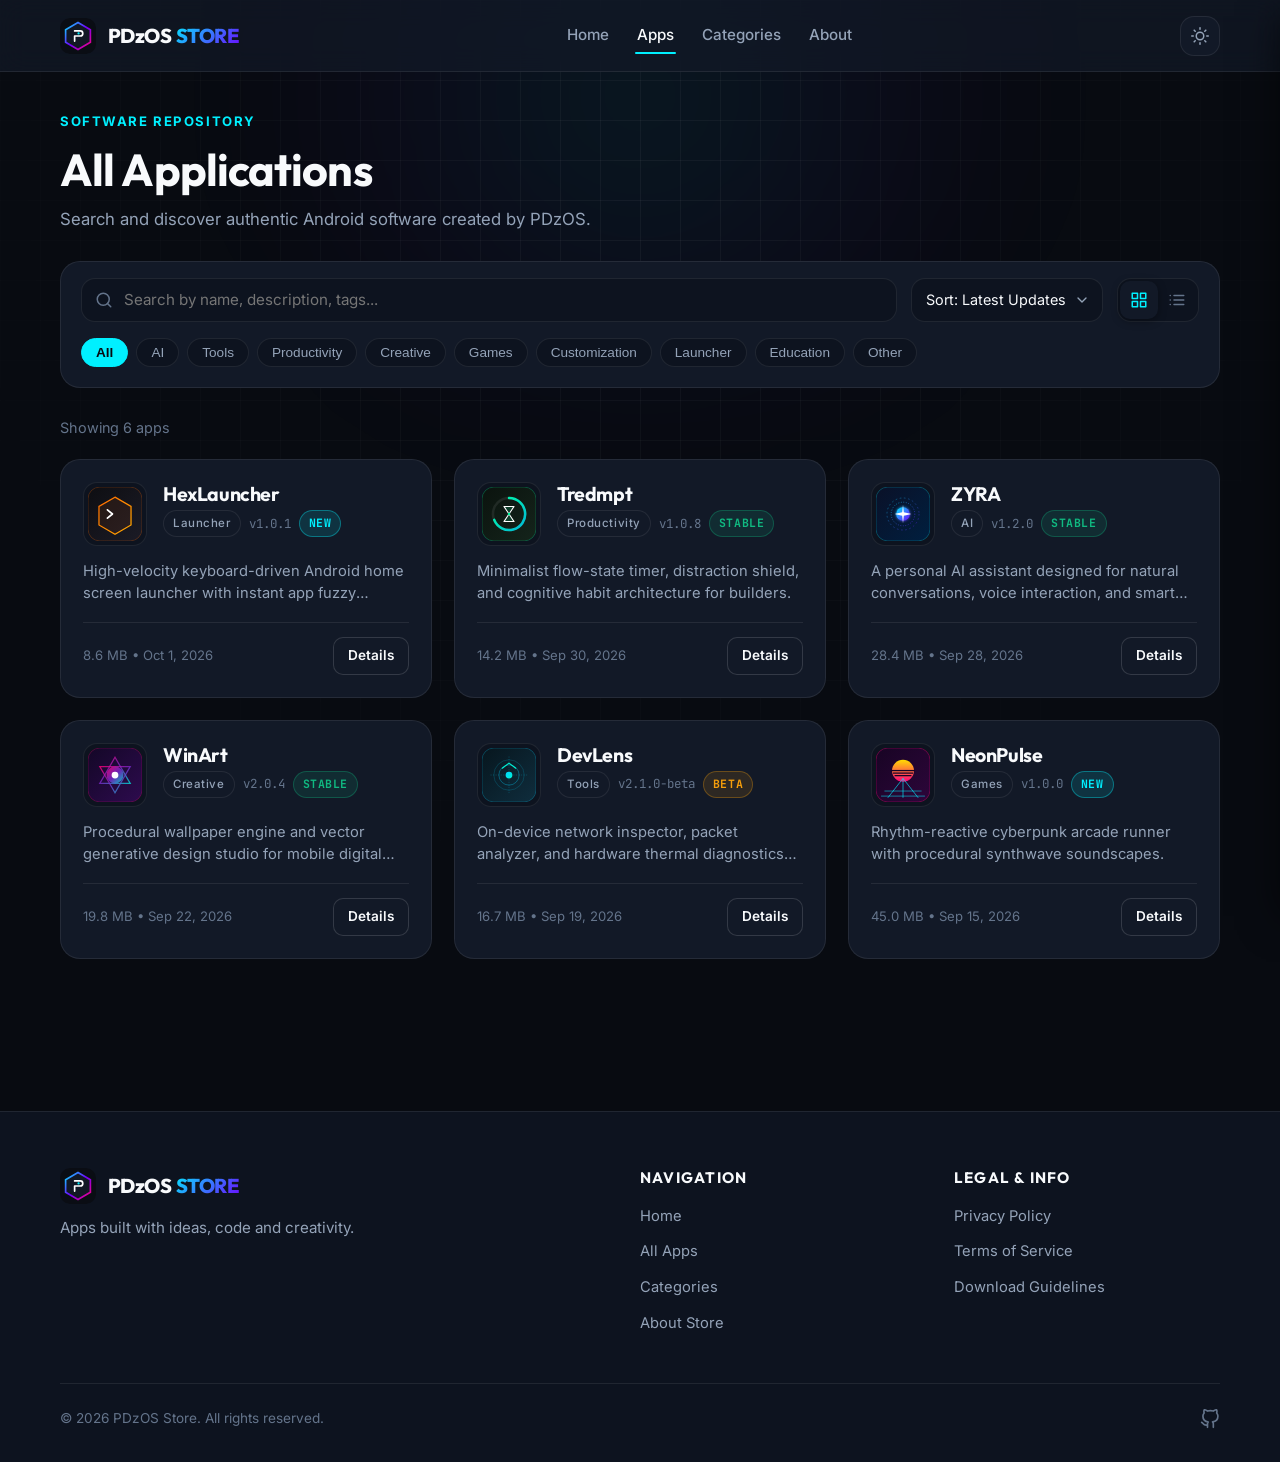
<file: apps.html>
<!DOCTYPE html>
<html lang="en" data-theme="dark">
<head>
  <meta charset="UTF-8">
  <meta name="viewport" content="width=device-width, initial-scale=1.0">
  <title>All Apps — PDzOS Store</title>
  <meta name="description" content="Browse, search, and filter all Android applications developed by PDzOS. Download APKs directly with zero intermediaries.">
  <link rel="canonical" href="https://your-domain.com/apps.html">

  <!-- Open Graph -->
  <meta property="og:type" content="website">
  <meta property="og:title" content="All Apps — PDzOS Store">
  <meta property="og:description" content="Browse, search, and filter all Android applications developed by PDzOS.">
  <meta property="og:image" content="assets/logo/logo.svg">

  <!-- Favicon & PWA -->
  <link rel="icon" type="image/svg+xml" href="assets/favicon/favicon.svg">
  <link rel="manifest" href="manifest.json">
  <meta name="theme-color" content="#080B11">

  <!-- Styles -->
  <link rel="preconnect" href="https://fonts.googleapis.com">
  <link rel="preconnect" href="https://fonts.gstatic.com" crossorigin>
  <link href="https://fonts.googleapis.com/css2?family=Inter:wght@400;500;600;700&family=JetBrains+Mono:wght@500;700&family=Outfit:wght@600;700;800&display=swap" rel="stylesheet">
  <link rel="stylesheet" href="css/style.css">
  <link rel="stylesheet" href="css/animations.css">
  <link rel="stylesheet" href="css/responsive.css">
</head>
<body>
  <a href="#mainContent" class="skip-link">Skip to content</a>

  <div class="bg-ambient" aria-hidden="true">
    <div class="bg-ambient-grid"></div>
  </div>

  <!-- SITE HEADER -->
  <header class="site-header" role="banner">
    <div class="container header-inner">
      <a href="index.html" class="brand" aria-label="PDzOS Store Home">
        <img src="assets/favicon/favicon.svg" alt="PDzOS Logo" class="brand-icon" width="36" height="36">
        <div class="brand-text">PDzOS <span>STORE</span></div>
      </a>

      <nav class="nav-desktop" role="navigation" aria-label="Main Navigation">
        <a href="index.html" class="nav-link">Home</a>
        <a href="apps.html" class="nav-link active">Apps</a>
        <a href="index.html#categories" class="nav-link">Categories</a>
        <a href="about.html" class="nav-link">About</a>
      </nav>

      <div class="header-actions">
        <button class="icon-btn btn-theme-toggle" aria-label="Toggle Theme" type="button">
          <svg xmlns="http://www.w3.org/2000/svg" width="18" height="18" viewBox="0 0 24 24" fill="none" stroke="currentColor" stroke-width="2" stroke-linecap="round" stroke-linejoin="round"><circle cx="12" cy="12" r="5"></circle></svg>
        </button>

        <button class="icon-btn btn-menu-toggle" aria-label="Open Mobile Menu" type="button" aria-controls="mobileDrawer">
          <svg xmlns="http://www.w3.org/2000/svg" width="20" height="20" viewBox="0 0 24 24" fill="none" stroke="currentColor" stroke-width="2" stroke-linecap="round" stroke-linejoin="round"><line x1="3" y1="12" x2="21" y2="12"></line><line x1="3" y1="6" x2="21" y2="6"></line><line x1="3" y1="18" x2="21" y2="18"></line></svg>
        </button>
      </div>
    </div>
  </header>

  <!-- MOBILE DRAWER -->
  <div class="mobile-drawer-overlay" aria-hidden="true"></div>
  <aside id="mobileDrawer" class="mobile-drawer" aria-hidden="true" role="dialog" aria-label="Mobile Navigation Drawer">
    <div class="drawer-header">
      <div class="brand">
        <img src="assets/favicon/favicon.svg" alt="PDzOS Logo" class="brand-icon" width="32" height="32">
        <span class="brand-text">PDzOS <span>STORE</span></span>
      </div>
      <button class="icon-btn btn-drawer-close" aria-label="Close Mobile Menu" type="button">
        <svg xmlns="http://www.w3.org/2000/svg" width="18" height="18" viewBox="0 0 24 24" fill="none" stroke="currentColor" stroke-width="2" stroke-linecap="round" stroke-linejoin="round"><line x1="18" y1="6" x2="6" y2="18"></line><line x1="6" y1="6" x2="18" y2="18"></line></svg>
      </button>
    </div>
    <nav class="drawer-nav">
      <a href="index.html" class="drawer-link">Home</a>
      <a href="apps.html" class="drawer-link active">All Apps</a>
      <a href="index.html#categories" class="drawer-link">Categories</a>
      <a href="about.html" class="drawer-link">About PDzOS</a>
    </nav>
  </aside>

  <!-- MAIN PAGE CONTENT -->
  <main id="mainContent" class="container" style="padding-top: 36px; padding-bottom: 72px;">
    
    <div style="margin-bottom: 28px;">
      <span class="section-label">Software Repository</span>
      <h1 style="font-size: clamp(2rem, 4vw, 2.8rem); margin-bottom: 8px;">All Applications</h1>
      <p style="font-size: 1.05rem;">Search and discover authentic Android software created by PDzOS.</p>
    </div>

    <!-- FILTER & SEARCH TOOLBAR -->
    <section class="filter-bar" aria-label="Search and Filter Controls">
      <div class="filter-top-row">
        <!-- Search Input -->
        <div class="search-input-wrap">
          <svg class="search-icon-left" xmlns="http://www.w3.org/2000/svg" viewBox="0 0 24 24" fill="none" stroke="currentColor" stroke-width="2" stroke-linecap="round" stroke-linejoin="round"><circle cx="11" cy="11" r="8"></circle><line x1="21" y1="21" x2="16.65" y2="16.65"></line></svg>
          <input type="text" id="searchInput" class="search-input" placeholder="Search by name, description, tags..." aria-label="Search applications">
          <button id="searchClearBtn" class="btn-search-clear" aria-label="Clear Search Input" type="button">
            <svg xmlns="http://www.w3.org/2000/svg" width="16" height="16" viewBox="0 0 24 24" fill="none" stroke="currentColor" stroke-width="2" stroke-linecap="round" stroke-linejoin="round"><line x1="18" y1="6" x2="6" y2="18"></line><line x1="6" y1="6" x2="18" y2="18"></line></svg>
          </button>
        </div>

        <!-- Sorting Dropdown -->
        <div class="select-wrap">
          <select id="sortSelect" aria-label="Sort applications by">
            <option value="latest">Sort: Latest Updates</option>
            <option value="alpha_asc">Sort: Name (A to Z)</option>
            <option value="alpha_desc">Sort: Name (Z to A)</option>
            <option value="popular">Sort: Most Popular</option>
          </select>
        </div>

        <!-- Grid / List Mode Toggle -->
        <div class="view-toggle-wrap">
          <button id="viewGridBtn" class="view-btn active" aria-label="Switch to Grid View" type="button">
            <svg xmlns="http://www.w3.org/2000/svg" width="18" height="18" viewBox="0 0 24 24" fill="none" stroke="currentColor" stroke-width="2" stroke-linecap="round" stroke-linejoin="round"><rect x="3" y="3" width="7" height="7"></rect><rect x="14" y="3" width="7" height="7"></rect><rect x="14" y="14" width="7" height="7"></rect><rect x="3" y="14" width="7" height="7"></rect></svg>
          </button>
          <button id="viewListBtn" class="view-btn" aria-label="Switch to List View" type="button">
            <svg xmlns="http://www.w3.org/2000/svg" width="18" height="18" viewBox="0 0 24 24" fill="none" stroke="currentColor" stroke-width="2" stroke-linecap="round" stroke-linejoin="round"><line x1="8" y1="6" x2="21" y2="6"></line><line x1="8" y1="12" x2="21" y2="12"></line><line x1="8" y1="18" x2="21" y2="18"></line><line x1="3" y1="6" x2="3.01" y2="6"></line><line x1="3" y1="12" x2="3.01" y2="12"></line><line x1="3" y1="18" x2="3.01" y2="18"></line></svg>
          </button>
        </div>
      </div>

      <!-- Category Filter Pills -->
      <div class="category-pills" id="categoryPillsContainer" role="radiogroup" aria-label="Filter by Category">
        <button class="cat-pill active" data-category="All" role="radio" aria-checked="true">All</button>
        <button class="cat-pill" data-category="AI" role="radio" aria-checked="false">AI</button>
        <button class="cat-pill" data-category="Tools" role="radio" aria-checked="false">Tools</button>
        <button class="cat-pill" data-category="Productivity" role="radio" aria-checked="false">Productivity</button>
        <button class="cat-pill" data-category="Creative" role="radio" aria-checked="false">Creative</button>
        <button class="cat-pill" data-category="Games" role="radio" aria-checked="false">Games</button>
        <button class="cat-pill" data-category="Customization" role="radio" aria-checked="false">Customization</button>
        <button class="cat-pill" data-category="Launcher" role="radio" aria-checked="false">Launcher</button>
        <button class="cat-pill" data-category="Education" role="radio" aria-checked="false">Education</button>
        <button class="cat-pill" data-category="Other" role="radio" aria-checked="false">Other</button>
      </div>
    </section>

    <!-- Results Status Count -->
    <div class="results-status-bar">
      <span id="resultsCount">Loading catalog...</span>
    </div>

    <!-- App Cards Grid / List -->
    <div id="appsContainer" class="apps-grid">
      <!-- Injected dynamically by SearchController -->
    </div>

  </main>

  <!-- FOOTER -->
  <footer class="site-footer" role="contentinfo">
    <div class="container">
      <div class="footer-top">
        <div class="footer-brand">
          <div class="brand">
            <img src="assets/favicon/favicon.svg" alt="PDzOS Logo" class="brand-icon" width="30" height="30">
            <span class="brand-text">PDzOS <span>STORE</span></span>
          </div>
          <p>Apps built with ideas, code and creativity.</p>
        </div>
        <div>
          <h4 class="footer-col-title">Navigation</h4>
          <ul class="footer-links">
            <li><a href="index.html">Home</a></li>
            <li><a href="apps.html">All Apps</a></li>
            <li><a href="index.html#categories">Categories</a></li>
            <li><a href="about.html">About Store</a></li>
          </ul>
        </div>
        <div>
          <h4 class="footer-col-title">Legal &amp; Info</h4>
          <ul class="footer-links">
            <li><a href="privacy.html">Privacy Policy</a></li>
            <li><a href="terms.html">Terms of Service</a></li>
            <li><a href="about.html#downloads">Download Guidelines</a></li>
          </ul>
        </div>
      </div>
      <div class="footer-bottom">
        <div>&copy; <span class="current-year">2026</span> PDzOS Store. All rights reserved.</div>
        <div class="footer-socials">
          <a href="#" class="footer-social-btn social-github" aria-label="GitHub" target="_blank" rel="noopener">
            <svg xmlns="http://www.w3.org/2000/svg" width="20" height="20" viewBox="0 0 24 24" fill="none" stroke="currentColor" stroke-width="2" stroke-linecap="round" stroke-linejoin="round"><path d="M9 19c-5 1.5-5-2.5-7-3m14 6v-3.87a3.37 3.37 0 0 0-.94-2.61c3.14-.35 6.44-1.54 6.44-7A5.44 5.44 0 0 0 20 4.77 5.07 5.07 0 0 0 19.91 1S18.73.65 16 2.48a13.38 13.38 0 0 0-7 0C6.27.65 5.09 1 5.09 1A5.07 5.07 0 0 0 5 4.77a5.44 5.44 0 0 0-1.5 3.78c0 5.42 3.3 6.61 6.44 7A3.37 3.37 0 0 0 9 18.13V22"></path></svg>
          </a>
        </div>
      </div>
    </div>
  </footer>

  <!-- Scripts -->
  <script src="js/config.js"></script>
  <script src="js/theme.js"></script>
  <script src="js/data-service.js"></script>
  <script src="js/app.js"></script>
  <script src="js/search.js"></script>
</body>
</html>
</file>
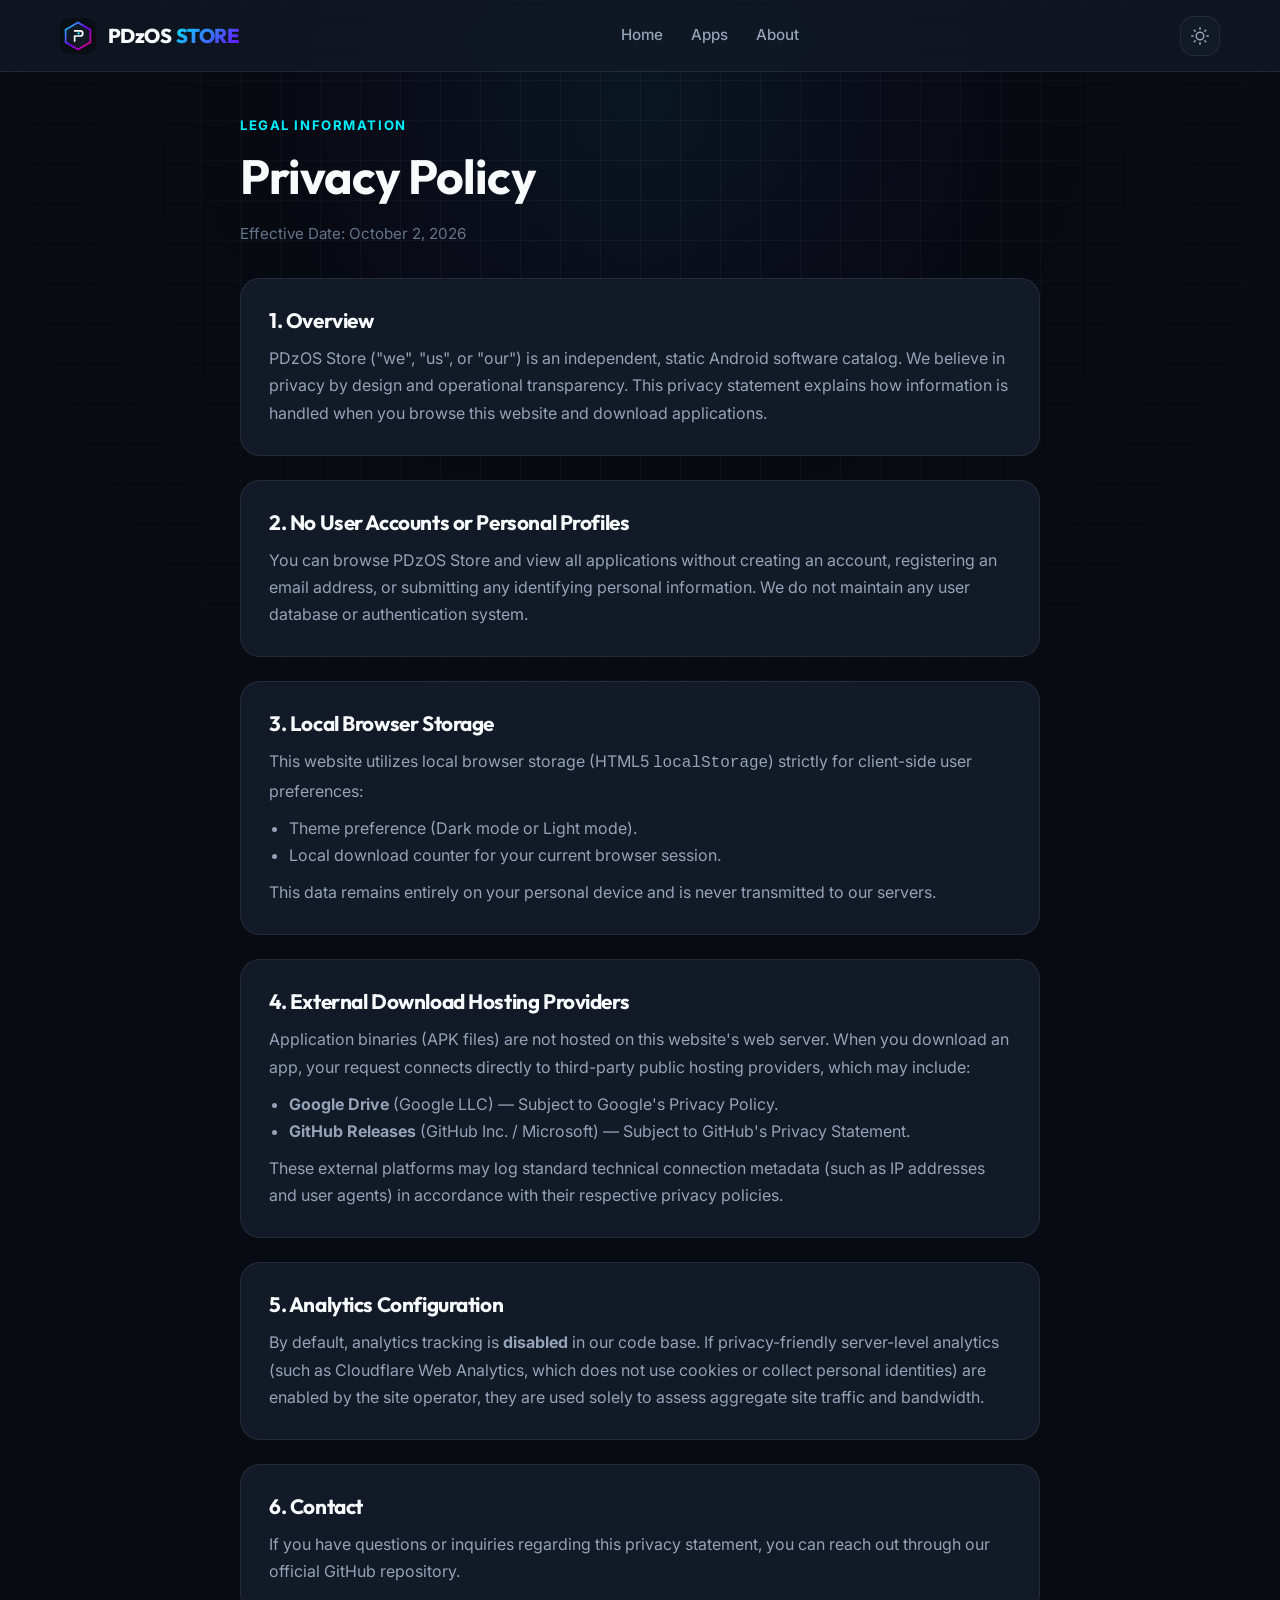
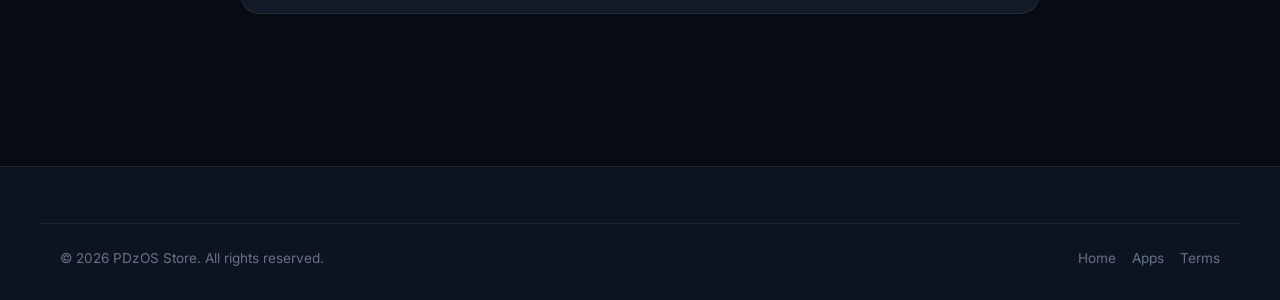
<file: privacy.html>
<!DOCTYPE html>
<html lang="en" data-theme="dark">
<head>
  <meta charset="UTF-8">
  <meta name="viewport" content="width=device-width, initial-scale=1.0">
  <title>Privacy Policy — PDzOS Store</title>
  <meta name="description" content="Privacy Policy for PDzOS Store. Complete transparency regarding data practices, external hosting, and privacy.">
  <link rel="canonical" href="https://your-domain.com/privacy.html">

  <link rel="icon" type="image/svg+xml" href="assets/favicon/favicon.svg">
  <link rel="manifest" href="manifest.json">
  <meta name="theme-color" content="#080B11">

  <!-- Styles -->
  <link rel="preconnect" href="https://fonts.googleapis.com">
  <link rel="preconnect" href="https://fonts.gstatic.com" crossorigin>
  <link href="https://fonts.googleapis.com/css2?family=Inter:wght@400;500;600;700&family=JetBrains+Mono:wght@500;700&family=Outfit:wght@600;700;800&display=swap" rel="stylesheet">
  <link rel="stylesheet" href="css/style.css">
  <link rel="stylesheet" href="css/animations.css">
  <link rel="stylesheet" href="css/responsive.css">
</head>
<body>
  <a href="#mainContent" class="skip-link">Skip to content</a>

  <div class="bg-ambient" aria-hidden="true">
    <div class="bg-ambient-grid"></div>
  </div>

  <header class="site-header" role="banner">
    <div class="container header-inner">
      <a href="index.html" class="brand">
        <img src="assets/favicon/favicon.svg" alt="PDzOS Logo" class="brand-icon" width="36" height="36">
        <div class="brand-text">PDzOS <span>STORE</span></div>
      </a>
      <nav class="nav-desktop">
        <a href="index.html" class="nav-link">Home</a>
        <a href="apps.html" class="nav-link">Apps</a>
        <a href="about.html" class="nav-link">About</a>
      </nav>
      <div class="header-actions">
        <button class="icon-btn btn-theme-toggle" aria-label="Toggle Theme" type="button">
          <svg xmlns="http://www.w3.org/2000/svg" width="18" height="18" viewBox="0 0 24 24" fill="none" stroke="currentColor" stroke-width="2" stroke-linecap="round" stroke-linejoin="round"><circle cx="12" cy="12" r="5"></circle></svg>
        </button>
      </div>
    </div>
  </header>

  <main id="mainContent" class="container" style="padding-top: 40px; padding-bottom: 72px;">
    <div style="max-width: 800px; margin: 0 auto;">
      <span class="section-label">Legal Information</span>
      <h1 style="font-size: clamp(2.2rem, 4.5vw, 3rem); margin-bottom: 16px;">Privacy Policy</h1>
      <p style="font-size: 0.95rem; color: var(--text-muted); margin-bottom: 32px;">Effective Date: October 2, 2026</p>

      <div style="display: flex; flex-direction: column; gap: 24px; color: var(--text-secondary); line-height: 1.7;">
        
        <section style="background: var(--bg-surface); border: 1px solid var(--border-subtle); border-radius: var(--radius-lg); padding: 28px;">
          <h2 style="color: var(--text-primary); font-size: 1.3rem; margin-bottom: 12px;">1. Overview</h2>
          <p>
            PDzOS Store ("we", "us", or "our") is an independent, static Android software catalog. We believe in privacy by design and operational transparency. This privacy statement explains how information is handled when you browse this website and download applications.
          </p>
        </section>

        <section style="background: var(--bg-surface); border: 1px solid var(--border-subtle); border-radius: var(--radius-lg); padding: 28px;">
          <h2 style="color: var(--text-primary); font-size: 1.3rem; margin-bottom: 12px;">2. No User Accounts or Personal Profiles</h2>
          <p>
            You can browse PDzOS Store and view all applications without creating an account, registering an email address, or submitting any identifying personal information. We do not maintain any user database or authentication system.
          </p>
        </section>

        <section style="background: var(--bg-surface); border: 1px solid var(--border-subtle); border-radius: var(--radius-lg); padding: 28px;">
          <h2 style="color: var(--text-primary); font-size: 1.3rem; margin-bottom: 12px;">3. Local Browser Storage</h2>
          <p>
            This website utilizes local browser storage (HTML5 <code>localStorage</code>) strictly for client-side user preferences:
          </p>
          <ul style="padding-left: 20px; margin-top: 10px;">
            <li>Theme preference (Dark mode or Light mode).</li>
            <li>Local download counter for your current browser session.</li>
          </ul>
          <p style="margin-top: 10px;">
            This data remains entirely on your personal device and is never transmitted to our servers.
          </p>
        </section>

        <section style="background: var(--bg-surface); border: 1px solid var(--border-subtle); border-radius: var(--radius-lg); padding: 28px;">
          <h2 style="color: var(--text-primary); font-size: 1.3rem; margin-bottom: 12px;">4. External Download Hosting Providers</h2>
          <p>
            Application binaries (APK files) are not hosted on this website's web server. When you download an app, your request connects directly to third-party public hosting providers, which may include:
          </p>
          <ul style="padding-left: 20px; margin-top: 10px;">
            <li><strong>Google Drive</strong> (Google LLC) — Subject to Google's Privacy Policy.</li>
            <li><strong>GitHub Releases</strong> (GitHub Inc. / Microsoft) — Subject to GitHub's Privacy Statement.</li>
          </ul>
          <p style="margin-top: 10px;">
            These external platforms may log standard technical connection metadata (such as IP addresses and user agents) in accordance with their respective privacy policies.
          </p>
        </section>

        <section style="background: var(--bg-surface); border: 1px solid var(--border-subtle); border-radius: var(--radius-lg); padding: 28px;">
          <h2 style="color: var(--text-primary); font-size: 1.3rem; margin-bottom: 12px;">5. Analytics Configuration</h2>
          <p>
            By default, analytics tracking is <strong>disabled</strong> in our code base. If privacy-friendly server-level analytics (such as Cloudflare Web Analytics, which does not use cookies or collect personal identities) are enabled by the site operator, they are used solely to assess aggregate site traffic and bandwidth.
          </p>
        </section>

        <section style="background: var(--bg-surface); border: 1px solid var(--border-subtle); border-radius: var(--radius-lg); padding: 28px;">
          <h2 style="color: var(--text-primary); font-size: 1.3rem; margin-bottom: 12px;">6. Contact</h2>
          <p>
            If you have questions or inquiries regarding this privacy statement, you can reach out through our official GitHub repository.
          </p>
        </section>

      </div>
    </div>
  </main>

  <footer class="site-footer" role="contentinfo">
    <div class="container footer-bottom">
      <div>&copy; <span class="current-year">2026</span> PDzOS Store. All rights reserved.</div>
      <div style="display: flex; gap: 16px;">
        <a href="index.html">Home</a>
        <a href="apps.html">Apps</a>
        <a href="terms.html">Terms</a>
      </div>
    </div>
  </footer>

  <script src="js/config.js"></script>
  <script src="js/theme.js"></script>
  <script src="js/app.js"></script>
</body>
</html>
</file>
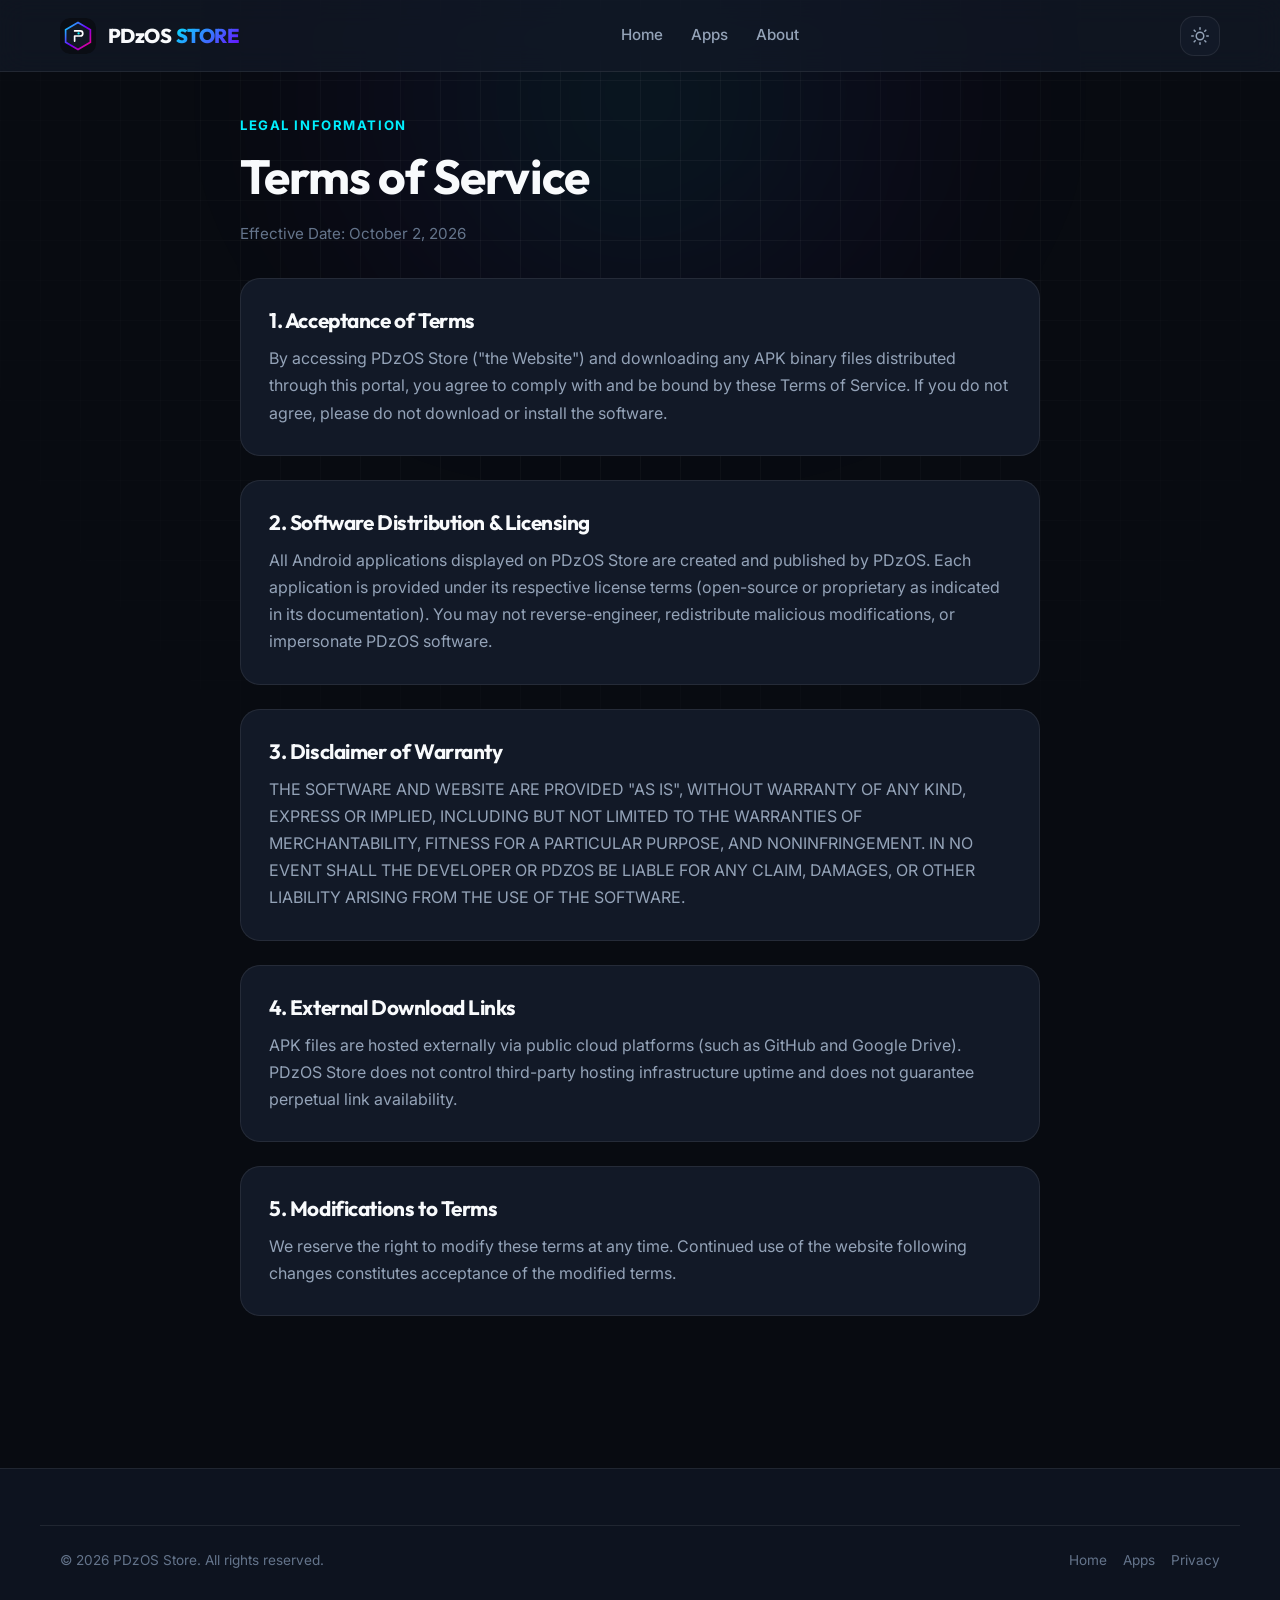
<file: terms.html>
<!DOCTYPE html>
<html lang="en" data-theme="dark">
<head>
  <meta charset="UTF-8">
  <meta name="viewport" content="width=device-width, initial-scale=1.0">
  <title>Terms of Service — PDzOS Store</title>
  <meta name="description" content="Terms and conditions for downloading and utilizing applications provided by PDzOS Store.">
  <link rel="canonical" href="https://your-domain.com/terms.html">

  <link rel="icon" type="image/svg+xml" href="assets/favicon/favicon.svg">
  <link rel="manifest" href="manifest.json">
  <meta name="theme-color" content="#080B11">

  <!-- Styles -->
  <link rel="preconnect" href="https://fonts.googleapis.com">
  <link rel="preconnect" href="https://fonts.gstatic.com" crossorigin>
  <link href="https://fonts.googleapis.com/css2?family=Inter:wght@400;500;600;700&family=JetBrains+Mono:wght@500;700&family=Outfit:wght@600;700;800&display=swap" rel="stylesheet">
  <link rel="stylesheet" href="css/style.css">
  <link rel="stylesheet" href="css/animations.css">
  <link rel="stylesheet" href="css/responsive.css">
</head>
<body>
  <a href="#mainContent" class="skip-link">Skip to content</a>

  <div class="bg-ambient" aria-hidden="true">
    <div class="bg-ambient-grid"></div>
  </div>

  <header class="site-header" role="banner">
    <div class="container header-inner">
      <a href="index.html" class="brand">
        <img src="assets/favicon/favicon.svg" alt="PDzOS Logo" class="brand-icon" width="36" height="36">
        <div class="brand-text">PDzOS <span>STORE</span></div>
      </a>
      <nav class="nav-desktop">
        <a href="index.html" class="nav-link">Home</a>
        <a href="apps.html" class="nav-link">Apps</a>
        <a href="about.html" class="nav-link">About</a>
      </nav>
      <div class="header-actions">
        <button class="icon-btn btn-theme-toggle" aria-label="Toggle Theme" type="button">
          <svg xmlns="http://www.w3.org/2000/svg" width="18" height="18" viewBox="0 0 24 24" fill="none" stroke="currentColor" stroke-width="2" stroke-linecap="round" stroke-linejoin="round"><circle cx="12" cy="12" r="5"></circle></svg>
        </button>
      </div>
    </div>
  </header>

  <main id="mainContent" class="container" style="padding-top: 40px; padding-bottom: 72px;">
    <div style="max-width: 800px; margin: 0 auto;">
      <span class="section-label">Legal Information</span>
      <h1 style="font-size: clamp(2.2rem, 4.5vw, 3rem); margin-bottom: 16px;">Terms of Service</h1>
      <p style="font-size: 0.95rem; color: var(--text-muted); margin-bottom: 32px;">Effective Date: October 2, 2026</p>

      <div style="display: flex; flex-direction: column; gap: 24px; color: var(--text-secondary); line-height: 1.7;">
        
        <section style="background: var(--bg-surface); border: 1px solid var(--border-subtle); border-radius: var(--radius-lg); padding: 28px;">
          <h2 style="color: var(--text-primary); font-size: 1.3rem; margin-bottom: 12px;">1. Acceptance of Terms</h2>
          <p>
            By accessing PDzOS Store ("the Website") and downloading any APK binary files distributed through this portal, you agree to comply with and be bound by these Terms of Service. If you do not agree, please do not download or install the software.
          </p>
        </section>

        <section style="background: var(--bg-surface); border: 1px solid var(--border-subtle); border-radius: var(--radius-lg); padding: 28px;">
          <h2 style="color: var(--text-primary); font-size: 1.3rem; margin-bottom: 12px;">2. Software Distribution &amp; Licensing</h2>
          <p>
            All Android applications displayed on PDzOS Store are created and published by PDzOS. Each application is provided under its respective license terms (open-source or proprietary as indicated in its documentation). You may not reverse-engineer, redistribute malicious modifications, or impersonate PDzOS software.
          </p>
        </section>

        <section style="background: var(--bg-surface); border: 1px solid var(--border-subtle); border-radius: var(--radius-lg); padding: 28px;">
          <h2 style="color: var(--text-primary); font-size: 1.3rem; margin-bottom: 12px;">3. Disclaimer of Warranty</h2>
          <p>
            THE SOFTWARE AND WEBSITE ARE PROVIDED "AS IS", WITHOUT WARRANTY OF ANY KIND, EXPRESS OR IMPLIED, INCLUDING BUT NOT LIMITED TO THE WARRANTIES OF MERCHANTABILITY, FITNESS FOR A PARTICULAR PURPOSE, AND NONINFRINGEMENT. IN NO EVENT SHALL THE DEVELOPER OR PDZOS BE LIABLE FOR ANY CLAIM, DAMAGES, OR OTHER LIABILITY ARISING FROM THE USE OF THE SOFTWARE.
          </p>
        </section>

        <section style="background: var(--bg-surface); border: 1px solid var(--border-subtle); border-radius: var(--radius-lg); padding: 28px;">
          <h2 style="color: var(--text-primary); font-size: 1.3rem; margin-bottom: 12px;">4. External Download Links</h2>
          <p>
            APK files are hosted externally via public cloud platforms (such as GitHub and Google Drive). PDzOS Store does not control third-party hosting infrastructure uptime and does not guarantee perpetual link availability.
          </p>
        </section>

        <section style="background: var(--bg-surface); border: 1px solid var(--border-subtle); border-radius: var(--radius-lg); padding: 28px;">
          <h2 style="color: var(--text-primary); font-size: 1.3rem; margin-bottom: 12px;">5. Modifications to Terms</h2>
          <p>
            We reserve the right to modify these terms at any time. Continued use of the website following changes constitutes acceptance of the modified terms.
          </p>
        </section>

      </div>
    </div>
  </main>

  <footer class="site-footer" role="contentinfo">
    <div class="container footer-bottom">
      <div>&copy; <span class="current-year">2026</span> PDzOS Store. All rights reserved.</div>
      <div style="display: flex; gap: 16px;">
        <a href="index.html">Home</a>
        <a href="apps.html">Apps</a>
        <a href="privacy.html">Privacy</a>
      </div>
    </div>
  </footer>

  <script src="js/config.js"></script>
  <script src="js/theme.js"></script>
  <script src="js/app.js"></script>
</body>
</html>
</file>
<file: css/style.css>
/* ==========================================================================
   PDzOS STORE — Modern, Production-Grade Android Marketplace Design System
   ========================================================================== */

:root {
  /* Color Palette — Dark Mode (Default) */
  --bg-primary: #080B11;
  --bg-secondary: #0D131F;
  --bg-surface: #121927;
  --bg-surface-hover: #182235;
  --bg-glass: rgba(18, 25, 39, 0.72);
  --bg-glass-strong: rgba(13, 19, 31, 0.88);
  
  --border-subtle: rgba(255, 255, 255, 0.08);
  --border-medium: rgba(255, 255, 255, 0.14);
  --border-accent: rgba(0, 240, 255, 0.35);

  --text-primary: #F8FAFC;
  --text-secondary: #94A3B8;
  --text-muted: #64748B;
  --text-inverse: #080B11;

  /* Accent Colors */
  --accent-cyan: #00F0FF;
  --accent-cyan-glow: rgba(0, 240, 255, 0.22);
  --accent-purple: #7928CA;
  --accent-gradient: linear-gradient(135deg, #00F0FF 0%, #7000FF 100%);
  --accent-gradient-hover: linear-gradient(135deg, #33F3FF 0%, #8822FF 100%);

  /* Status Colors */
  --status-stable-bg: rgba(16, 185, 129, 0.12);
  --status-stable-border: rgba(16, 185, 129, 0.3);
  --status-stable-text: #10B981;

  --status-beta-bg: rgba(245, 158, 11, 0.12);
  --status-beta-border: rgba(245, 158, 11, 0.3);
  --status-beta-text: #F59E0B;

  --status-new-bg: rgba(0, 240, 255, 0.12);
  --status-new-border: rgba(0, 240, 255, 0.35);
  --status-new-text: #00F0FF;

  --status-updated-bg: rgba(168, 85, 247, 0.12);
  --status-updated-border: rgba(168, 85, 247, 0.35);
  --status-updated-text: #C084FC;

  /* Elevation Shadows */
  --shadow-sm: 0 2px 8px rgba(0, 0, 0, 0.35);
  --shadow-md: 0 8px 24px rgba(0, 0, 0, 0.45);
  --shadow-lg: 0 16px 38px rgba(0, 0, 0, 0.6);
  --shadow-glow: 0 0 24px rgba(0, 240, 255, 0.18);

  /* Geometry */
  --radius-xs: 6px;
  --radius-sm: 10px;
  --radius-md: 14px;
  --radius-lg: 20px;
  --radius-xl: 28px;
  --radius-full: 9999px;

  /* Layout */
  --container-max: 1200px;
  --header-height: 72px;

  /* Typography */
  --font-sans: 'Inter', -apple-system, BlinkMacSystemFont, 'Segoe UI', Roboto, Helvetica, Arial, sans-serif;
  --font-display: 'Outfit', var(--font-sans);
  --font-mono: 'JetBrains Mono', 'Fira Code', monospace;
}

/* Light Mode Overrides */
[data-theme="light"] {
  --bg-primary: #F8FAFC;
  --bg-secondary: #EDF2F7;
  --bg-surface: #FFFFFF;
  --bg-surface-hover: #F1F5F9;
  --bg-glass: rgba(255, 255, 255, 0.85);
  --bg-glass-strong: rgba(255, 255, 255, 0.95);

  --border-subtle: rgba(15, 23, 42, 0.08);
  --border-medium: rgba(15, 23, 42, 0.14);
  --border-accent: rgba(0, 163, 196, 0.45);

  --text-primary: #0F172A;
  --text-secondary: #475569;
  --text-muted: #94A3B8;
  --text-inverse: #FFFFFF;

  --accent-cyan: #0088A3;
  --accent-cyan-glow: rgba(0, 136, 163, 0.15);
  --accent-purple: #6B21A8;
  --accent-gradient: linear-gradient(135deg, #0088A3 0%, #6B21A8 100%);

  --shadow-sm: 0 2px 8px rgba(15, 23, 42, 0.06);
  --shadow-md: 0 8px 24px rgba(15, 23, 42, 0.08);
  --shadow-lg: 0 16px 36px rgba(15, 23, 42, 0.12);
  --shadow-glow: 0 0 20px rgba(0, 136, 163, 0.12);
}

/* Base Reset & Box Sizing */
*, *::before, *::after {
  box-sizing: border-box;
  margin: 0;
  padding: 0;
}

html {
  font-size: 16px;
  scroll-behavior: smooth;
  -webkit-text-size-adjust: 100%;
}

body {
  min-height: 100vh;
  background-color: var(--bg-primary);
  color: var(--text-primary);
  font-family: var(--font-sans);
  line-height: 1.6;
  -webkit-font-smoothing: antialiased;
  -moz-osx-font-smoothing: grayscale;
  overflow-x: hidden;
  position: relative;
  transition: background-color 0.3s ease, color 0.3s ease;
}

/* Background Atmosphere Grid */
.bg-ambient {
  position: fixed;
  inset: 0;
  pointer-events: none;
  z-index: -1;
  overflow: hidden;
}

.bg-ambient::before {
  content: "";
  position: absolute;
  top: -20%;
  left: 50%;
  transform: translateX(-50%);
  width: 900px;
  height: 550px;
  background: radial-gradient(circle, rgba(0, 240, 255, 0.07) 0%, rgba(112, 0, 255, 0.04) 50%, transparent 70%);
  filter: blur(80px);
}

.bg-ambient-grid {
  position: absolute;
  inset: 0;
  background-size: 40px 40px;
  background-image: 
    linear-gradient(to right, var(--border-subtle) 1px, transparent 1px),
    linear-gradient(to bottom, var(--border-subtle) 1px, transparent 1px);
  mask-image: radial-gradient(circle at 50% 20%, rgba(0,0,0,0.6) 0%, rgba(0,0,0,0) 80%);
  -webkit-mask-image: radial-gradient(circle at 50% 20%, rgba(0,0,0,0.6) 0%, rgba(0,0,0,0) 80%);
}

/* Typography Defaults */
h1, h2, h3, h4, h5, h6 {
  font-family: var(--font-display);
  font-weight: 700;
  color: var(--text-primary);
  line-height: 1.25;
  letter-spacing: -0.02em;
}

p {
  color: var(--text-secondary);
}

a {
  color: inherit;
  text-decoration: none;
  transition: color 0.2s ease;
}

a:hover {
  color: var(--accent-cyan);
}

img, svg {
  display: block;
  max-width: 100%;
}

/* Layout Container */
.container {
  width: 100%;
  max-width: var(--container-max);
  margin-left: auto;
  margin-right: auto;
  padding-left: 20px;
  padding-right: 20px;
}

/* Skip link for Accessibility */
.skip-link {
  position: absolute;
  top: -60px;
  left: 20px;
  background: var(--accent-cyan);
  color: #080B11;
  padding: 10px 16px;
  font-weight: 600;
  border-radius: var(--radius-sm);
  z-index: 9999;
  transition: top 0.2s;
}
.skip-link:focus {
  top: 16px;
}

/* Focus Outline */
:focus-visible {
  outline: 2px solid var(--accent-cyan);
  outline-offset: 3px;
}

/* ==========================================================================
   HEADER & NAVIGATION
   ========================================================================== */

.site-header {
  position: sticky;
  top: 0;
  z-index: 1000;
  height: var(--header-height);
  background: var(--bg-glass);
  backdrop-filter: blur(14px);
  -webkit-backdrop-filter: blur(14px);
  border-bottom: 1px solid var(--border-subtle);
  transition: background 0.3s ease, border-color 0.3s ease, box-shadow 0.3s ease;
}

.site-header.scrolled {
  background: var(--bg-glass-strong);
  border-bottom-color: var(--border-medium);
  box-shadow: var(--shadow-sm);
}

.header-inner {
  display: flex;
  align-items: center;
  justify-content: space-between;
  height: 100%;
  gap: 20px;
}

/* Brand Treatment */
.brand {
  display: flex;
  align-items: center;
  gap: 12px;
  font-family: var(--font-display);
  font-weight: 800;
  font-size: 1.25rem;
  letter-spacing: -0.03em;
  color: var(--text-primary);
  flex-shrink: 0;
}

.brand-icon {
  width: 36px;
  height: 36px;
  display: flex;
  align-items: center;
  justify-content: center;
  border-radius: 10px;
}

.brand-text {
  display: flex;
  align-items: center;
  gap: 5px;
}

.brand-text span {
  background: var(--accent-gradient);
  -webkit-background-clip: text;
  -webkit-text-fill-color: transparent;
  font-weight: 800;
}

/* Desktop Navigation */
.nav-desktop {
  display: flex;
  align-items: center;
  gap: 24px;
}

.nav-link {
  font-size: 0.95rem;
  font-weight: 500;
  color: var(--text-secondary);
  position: relative;
  padding: 6px 2px;
  transition: color 0.2s ease;
}

.nav-link:hover,
.nav-link.active {
  color: var(--text-primary);
}

.nav-link.active::after {
  content: "";
  position: absolute;
  bottom: 0;
  left: 0;
  right: 0;
  height: 2px;
  background: var(--accent-cyan);
  border-radius: var(--radius-full);
}

/* Header Action Controls */
.header-actions {
  display: flex;
  align-items: center;
  gap: 10px;
}

.icon-btn {
  background: var(--bg-surface);
  border: 1px solid var(--border-subtle);
  color: var(--text-secondary);
  width: 40px;
  height: 40px;
  border-radius: var(--radius-md);
  display: inline-flex;
  align-items: center;
  justify-content: center;
  cursor: pointer;
  transition: all 0.2s ease;
}

.icon-btn:hover {
  background: var(--bg-surface-hover);
  color: var(--text-primary);
  border-color: var(--border-medium);
}

.icon-btn svg {
  width: 18px;
  height: 18px;
}

.btn-menu-toggle {
  display: none;
}

/* ==========================================================================
   BUTTONS & BADGES
   ========================================================================== */

.btn {
  display: inline-flex;
  align-items: center;
  justify-content: center;
  gap: 8px;
  padding: 11px 22px;
  border-radius: var(--radius-md);
  font-family: var(--font-sans);
  font-size: 0.95rem;
  font-weight: 600;
  cursor: pointer;
  border: 1px solid transparent;
  transition: all 0.25s cubic-bezier(0.16, 1, 0.3, 1);
  text-decoration: none;
  white-space: nowrap;
}

.btn svg {
  width: 18px;
  height: 18px;
}

.btn-primary {
  background: var(--accent-gradient);
  color: #080B11;
  box-shadow: var(--shadow-sm);
  font-weight: 700;
}

.btn-primary:hover {
  background: var(--accent-gradient-hover);
  box-shadow: var(--shadow-glow);
  transform: translateY(-2px);
  color: #080B11;
}

.btn-secondary {
  background: var(--bg-surface);
  color: var(--text-primary);
  border-color: var(--border-medium);
}

.btn-secondary:hover {
  background: var(--bg-surface-hover);
  border-color: var(--border-accent);
  color: var(--text-primary);
  transform: translateY(-2px);
}

.btn-outline {
  background: transparent;
  color: var(--text-primary);
  border-color: var(--border-medium);
}

.btn-outline:hover {
  background: var(--bg-surface);
  border-color: var(--accent-cyan);
  color: var(--accent-cyan);
}

.btn-disabled {
  background: var(--bg-surface) !important;
  color: var(--text-muted) !important;
  border-color: var(--border-subtle) !important;
  cursor: not-allowed !important;
  pointer-events: none;
  opacity: 0.6;
}

.btn-sm {
  padding: 7px 14px;
  font-size: 0.85rem;
  border-radius: var(--radius-sm);
}

.btn-lg {
  padding: 14px 28px;
  font-size: 1.05rem;
  border-radius: var(--radius-md);
}

/* Badges */
.badge {
  display: inline-flex;
  align-items: center;
  gap: 5px;
  padding: 3px 9px;
  border-radius: var(--radius-full);
  font-family: var(--font-mono);
  font-size: 0.72rem;
  font-weight: 700;
  text-transform: uppercase;
  letter-spacing: 0.05em;
  border: 1px solid transparent;
}

.badge-new {
  background: var(--status-new-bg);
  color: var(--status-new-text);
  border-color: var(--status-new-border);
}

.badge-updated {
  background: var(--status-updated-bg);
  color: var(--status-updated-text);
  border-color: var(--status-updated-border);
}

.badge-stable {
  background: var(--status-stable-bg);
  color: var(--status-stable-text);
  border-color: var(--status-stable-border);
}

.badge-beta {
  background: var(--status-beta-bg);
  color: var(--status-beta-text);
  border-color: var(--status-beta-border);
}

.badge-category {
  background: var(--bg-surface);
  color: var(--text-secondary);
  border-color: var(--border-subtle);
  font-family: var(--font-sans);
  text-transform: none;
  font-weight: 500;
}

/* ==========================================================================
   HERO SECTION
   ========================================================================== */

.hero-section {
  padding: 72px 0 48px;
  position: relative;
  text-align: center;
}

.hero-pill {
  display: inline-flex;
  align-items: center;
  gap: 8px;
  background: var(--bg-surface);
  border: 1px solid var(--border-subtle);
  padding: 6px 16px;
  border-radius: var(--radius-full);
  font-size: 0.85rem;
  color: var(--text-secondary);
  margin-bottom: 24px;
}

.hero-pill-dot {
  width: 8px;
  height: 8px;
  border-radius: 50%;
  background: var(--accent-cyan);
  box-shadow: 0 0 8px var(--accent-cyan);
}

.hero-title {
  font-size: clamp(2.4rem, 5.5vw, 4rem);
  font-weight: 800;
  letter-spacing: -0.035em;
  margin-bottom: 18px;
  max-width: 820px;
  margin-left: auto;
  margin-right: auto;
}

.hero-title .text-gradient {
  background: var(--accent-gradient);
  -webkit-background-clip: text;
  -webkit-text-fill-color: transparent;
}

.hero-subtitle {
  font-size: clamp(1.05rem, 2vw, 1.25rem);
  color: var(--text-secondary);
  max-width: 600px;
  margin: 0 auto 36px;
  line-height: 1.6;
}

.hero-buttons {
  display: flex;
  align-items: center;
  justify-content: center;
  gap: 16px;
  flex-wrap: wrap;
}

/* ==========================================================================
   FEATURED APP HERO CARD
   ========================================================================== */

.featured-section {
  padding: 32px 0 54px;
}

.section-label {
  display: inline-flex;
  align-items: center;
  gap: 6px;
  color: var(--accent-cyan);
  font-size: 0.82rem;
  font-weight: 700;
  letter-spacing: 0.12em;
  text-transform: uppercase;
  margin-bottom: 10px;
}

.section-header {
  display: flex;
  align-items: flex-end;
  justify-content: space-between;
  margin-bottom: 28px;
  gap: 20px;
}

.section-title {
  font-size: 1.85rem;
  font-weight: 700;
}

.featured-card {
  position: relative;
  background: var(--bg-surface);
  border: 1px solid var(--border-medium);
  border-radius: var(--radius-xl);
  padding: 36px;
  display: grid;
  grid-template-columns: 140px 1fr auto;
  gap: 32px;
  align-items: center;
  overflow: hidden;
  box-shadow: var(--shadow-md);
  transition: border-color 0.3s ease, box-shadow 0.3s ease;
}

.featured-card::before {
  content: "";
  position: absolute;
  top: 0;
  right: 0;
  width: 400px;
  height: 100%;
  background: radial-gradient(circle at 100% 50%, var(--accent-cyan-glow) 0%, transparent 70%);
  pointer-events: none;
  opacity: 0.6;
}

.featured-card:hover {
  border-color: var(--border-accent);
  box-shadow: var(--shadow-lg), var(--shadow-glow);
}

.featured-icon {
  width: 140px;
  height: 140px;
  border-radius: var(--radius-lg);
  object-fit: contain;
  background: var(--bg-secondary);
  border: 1px solid var(--border-subtle);
  padding: 8px;
  box-shadow: var(--shadow-sm);
}

.featured-info {
  display: flex;
  flex-direction: column;
  gap: 10px;
}

.featured-meta-top {
  display: flex;
  align-items: center;
  gap: 10px;
  flex-wrap: wrap;
}

.featured-name {
  font-size: 2.1rem;
  font-weight: 800;
  line-height: 1.2;
}

.featured-desc {
  font-size: 1.05rem;
  color: var(--text-secondary);
  max-width: 640px;
}

.featured-specs {
  display: flex;
  align-items: center;
  gap: 18px;
  font-size: 0.88rem;
  color: var(--text-muted);
  flex-wrap: wrap;
}

.featured-specs span {
  display: inline-flex;
  align-items: center;
  gap: 5px;
}

.featured-actions {
  display: flex;
  flex-direction: column;
  gap: 12px;
  min-width: 170px;
}

/* ==========================================================================
   APP CARDS & GRID
   ========================================================================== */

.apps-grid {
  display: grid;
  grid-template-columns: repeat(auto-fill, minmax(320px, 1fr));
  gap: 22px;
}

.app-card {
  background: var(--bg-surface);
  border: 1px solid var(--border-subtle);
  border-radius: var(--radius-lg);
  padding: 22px;
  display: flex;
  flex-direction: column;
  position: relative;
  transition: transform 0.25s cubic-bezier(0.16, 1, 0.3, 1), 
              border-color 0.25s ease, 
              box-shadow 0.25s ease,
              background-color 0.25s ease;
  cursor: pointer;
  text-decoration: none;
  overflow: hidden;
}

.app-card:hover {
  transform: translateY(-4px);
  border-color: var(--border-accent);
  box-shadow: var(--shadow-md), 0 0 18px rgba(0, 240, 255, 0.08);
  background: var(--bg-surface-hover);
}

.app-card-top {
  display: flex;
  align-items: flex-start;
  gap: 16px;
  margin-bottom: 14px;
}

.app-card-icon {
  width: 64px;
  height: 64px;
  border-radius: var(--radius-md);
  object-fit: contain;
  background: var(--bg-secondary);
  border: 1px solid var(--border-subtle);
  padding: 4px;
  flex-shrink: 0;
}

.app-card-heading {
  flex: 1;
  min-width: 0;
}

.app-card-name {
  font-size: 1.22rem;
  font-weight: 700;
  color: var(--text-primary);
  margin-bottom: 4px;
  white-space: nowrap;
  overflow: hidden;
  text-overflow: ellipsis;
}

.app-card-meta {
  display: flex;
  align-items: center;
  gap: 8px;
  flex-wrap: wrap;
}

.app-card-version {
  font-family: var(--font-mono);
  font-size: 0.78rem;
  color: var(--text-muted);
}

.app-card-desc {
  font-size: 0.92rem;
  color: var(--text-secondary);
  line-height: 1.5;
  margin-bottom: 18px;
  display: -webkit-box;
  -webkit-line-clamp: 2;
  -webkit-box-orient: vertical;
  overflow: hidden;
  flex: 1;
}

.app-card-footer {
  display: flex;
  align-items: center;
  justify-content: space-between;
  border-top: 1px solid var(--border-subtle);
  padding-top: 14px;
  font-size: 0.82rem;
  color: var(--text-muted);
  gap: 10px;
}

.app-card-actions {
  display: flex;
  align-items: center;
  gap: 8px;
}

/* List view mode */
.apps-grid.list-view {
  grid-template-columns: 1fr;
}

.apps-grid.list-view .app-card {
  flex-direction: row;
  align-items: center;
  justify-content: space-between;
  padding: 16px 20px;
  gap: 20px;
}

.apps-grid.list-view .app-card-top {
  margin-bottom: 0;
  flex: 1;
}

.apps-grid.list-view .app-card-desc {
  margin-bottom: 0;
  max-width: 380px;
}

.apps-grid.list-view .app-card-footer {
  border-top: none;
  padding-top: 0;
  flex-shrink: 0;
}

/* ==========================================================================
   CATEGORIES SECTION
   ========================================================================== */

.categories-section {
  padding: 54px 0;
}

.categories-grid {
  display: grid;
  grid-template-columns: repeat(auto-fill, minmax(180px, 1fr));
  gap: 16px;
}

.category-card {
  background: var(--bg-surface);
  border: 1px solid var(--border-subtle);
  border-radius: var(--radius-md);
  padding: 20px;
  display: flex;
  flex-direction: column;
  gap: 10px;
  text-decoration: none;
  transition: all 0.25s ease;
}

.category-card:hover {
  border-color: var(--accent-cyan);
  background: var(--bg-surface-hover);
  transform: translateY(-3px);
  box-shadow: var(--shadow-sm);
}

.category-icon {
  width: 44px;
  height: 44px;
  border-radius: var(--radius-sm);
  background: var(--bg-secondary);
  border: 1px solid var(--border-subtle);
  display: flex;
  align-items: center;
  justify-content: center;
  color: var(--accent-cyan);
}

.category-icon svg {
  width: 22px;
  height: 22px;
}

.category-name {
  font-size: 1.05rem;
  font-weight: 700;
  color: var(--text-primary);
}

.category-count {
  font-size: 0.82rem;
  color: var(--text-muted);
}

/* ==========================================================================
   EXPLORE CTA SECTION & ABOUT TEASER
   ========================================================================== */

.cta-section {
  padding: 54px 0;
}

.cta-card {
  background: linear-gradient(135deg, rgba(0, 240, 255, 0.08) 0%, rgba(112, 0, 255, 0.08) 100%), var(--bg-surface);
  border: 1px solid var(--border-medium);
  border-radius: var(--radius-xl);
  padding: 48px 36px;
  text-align: center;
  position: relative;
  overflow: hidden;
}

.cta-card h2 {
  font-size: clamp(1.8rem, 3.5vw, 2.5rem);
  margin-bottom: 14px;
}

.cta-card p {
  max-width: 580px;
  margin: 0 auto 28px;
  font-size: 1.05rem;
}

/* ==========================================================================
   APP DETAILS PAGE
   ========================================================================== */

.app-detail-container {
  padding: 32px 0 64px;
}

.breadcrumbs {
  display: flex;
  align-items: center;
  gap: 8px;
  font-size: 0.88rem;
  color: var(--text-muted);
  margin-bottom: 28px;
  flex-wrap: wrap;
}

.breadcrumbs a {
  color: var(--text-secondary);
}

.breadcrumbs a:hover {
  color: var(--accent-cyan);
}

.breadcrumbs span.current {
  color: var(--text-primary);
  font-weight: 600;
}

/* App Hero Block */
.app-detail-hero {
  background: var(--bg-surface);
  border: 1px solid var(--border-medium);
  border-radius: var(--radius-xl);
  padding: 36px;
  display: grid;
  grid-template-columns: 140px 1fr auto;
  gap: 32px;
  align-items: center;
  margin-bottom: 40px;
  box-shadow: var(--shadow-md);
}

.detail-icon {
  width: 140px;
  height: 140px;
  border-radius: var(--radius-lg);
  object-fit: contain;
  background: var(--bg-secondary);
  border: 1px solid var(--border-subtle);
  padding: 8px;
}

.detail-info {
  display: flex;
  flex-direction: column;
  gap: 10px;
}

.detail-title-wrap {
  display: flex;
  align-items: center;
  gap: 14px;
  flex-wrap: wrap;
}

.detail-title {
  font-size: clamp(2rem, 4vw, 2.6rem);
  font-weight: 800;
  line-height: 1.15;
}

.detail-dev {
  font-size: 0.95rem;
  color: var(--accent-cyan);
  font-weight: 600;
}

.detail-meta-specs {
  display: flex;
  align-items: center;
  gap: 20px;
  font-size: 0.9rem;
  color: var(--text-muted);
  flex-wrap: wrap;
}

.detail-download-col {
  display: flex;
  flex-direction: column;
  gap: 10px;
  min-width: 220px;
}

/* Detail Content Grid */
.detail-content-grid {
  display: grid;
  grid-template-columns: 1fr 340px;
  gap: 36px;
}

.detail-main {
  display: flex;
  flex-direction: column;
  gap: 36px;
}

.detail-sidebar {
  display: flex;
  flex-direction: column;
  gap: 28px;
}

.detail-section-title {
  font-size: 1.35rem;
  font-weight: 700;
  margin-bottom: 16px;
  display: flex;
  align-items: center;
  gap: 10px;
}

/* Screenshots Gallery */
.screenshots-gallery-wrap {
  position: relative;
}

.screenshots-scroll {
  display: flex;
  gap: 16px;
  overflow-x: auto;
  padding-bottom: 12px;
  scroll-snap-type: x mandatory;
  -webkit-overflow-scrolling: touch;
}

.screenshot-item {
  flex: 0 0 220px;
  border-radius: var(--radius-md);
  border: 1px solid var(--border-subtle);
  overflow: hidden;
  background: var(--bg-surface);
  cursor: pointer;
  scroll-snap-align: start;
  transition: transform 0.2s ease, border-color 0.2s ease;
}

.screenshot-item:hover {
  transform: scale(1.02);
  border-color: var(--accent-cyan);
}

.screenshot-item img {
  width: 100%;
  height: auto;
  display: block;
}

/* Features List */
.features-list {
  display: grid;
  grid-template-columns: repeat(auto-fill, minmax(280px, 1fr));
  gap: 14px;
}

.feature-item {
  display: flex;
  align-items: flex-start;
  gap: 12px;
  background: var(--bg-surface);
  border: 1px solid var(--border-subtle);
  padding: 14px 18px;
  border-radius: var(--radius-md);
  font-size: 0.95rem;
}

.feature-check {
  color: var(--accent-cyan);
  flex-shrink: 0;
  margin-top: 2px;
}

/* What's New */
.whats-new-box {
  background: var(--bg-surface);
  border: 1px solid var(--border-subtle);
  border-radius: var(--radius-lg);
  padding: 24px;
}

.whats-new-list {
  list-style: none;
  display: flex;
  flex-direction: column;
  gap: 10px;
}

.whats-new-list li {
  display: flex;
  align-items: flex-start;
  gap: 10px;
  font-size: 0.92rem;
  color: var(--text-secondary);
}

.whats-new-list li::before {
  content: "•";
  color: var(--accent-cyan);
  font-size: 1.2rem;
  line-height: 1;
}

/* Previous Versions */
.versions-list {
  display: flex;
  flex-direction: column;
  gap: 10px;
}

.version-item {
  background: var(--bg-surface);
  border: 1px solid var(--border-subtle);
  border-radius: var(--radius-md);
  padding: 14px 18px;
  display: flex;
  align-items: center;
  justify-content: space-between;
  gap: 16px;
}

.version-left {
  display: flex;
  align-items: center;
  gap: 14px;
}

.version-number {
  font-family: var(--font-mono);
  font-weight: 700;
  color: var(--text-primary);
  font-size: 0.95rem;
}

.version-date {
  font-size: 0.82rem;
  color: var(--text-muted);
}

/* App Info Card (Sidebar) */
.info-card {
  background: var(--bg-surface);
  border: 1px solid var(--border-subtle);
  border-radius: var(--radius-lg);
  padding: 24px;
}

.info-table {
  width: 100%;
  display: flex;
  flex-direction: column;
  gap: 14px;
}

.info-row {
  display: flex;
  justify-content: space-between;
  align-items: center;
  font-size: 0.88rem;
  border-bottom: 1px solid var(--border-subtle);
  padding-bottom: 10px;
}

.info-row:last-child {
  border-bottom: none;
  padding-bottom: 0;
}

.info-label {
  color: var(--text-muted);
}

.info-val {
  color: var(--text-primary);
  font-weight: 600;
  font-family: var(--font-mono);
  font-size: 0.85rem;
}

/* Tags Cloud */
.tags-cloud {
  display: flex;
  flex-wrap: wrap;
  gap: 8px;
}

.tag-pill {
  background: var(--bg-secondary);
  border: 1px solid var(--border-subtle);
  color: var(--text-secondary);
  padding: 4px 10px;
  border-radius: var(--radius-sm);
  font-size: 0.78rem;
}

/* ==========================================================================
   SEARCH & FILTERS BAR (apps.html)
   ========================================================================== */

.filter-bar {
  background: var(--bg-surface);
  border: 1px solid var(--border-subtle);
  border-radius: var(--radius-lg);
  padding: 16px 20px;
  margin-bottom: 28px;
  display: flex;
  flex-direction: column;
  gap: 16px;
}

.filter-top-row {
  display: flex;
  align-items: center;
  gap: 14px;
  flex-wrap: wrap;
}

.search-input-wrap {
  position: relative;
  flex: 1;
  min-width: 240px;
}

.search-icon-left {
  position: absolute;
  left: 14px;
  top: 50%;
  transform: translateY(-50%);
  color: var(--text-muted);
  pointer-events: none;
  width: 18px;
  height: 18px;
}

.search-input {
  width: 100%;
  height: 44px;
  background: var(--bg-secondary);
  border: 1px solid var(--border-subtle);
  border-radius: var(--radius-md);
  padding: 0 40px 0 42px;
  font-family: var(--font-sans);
  font-size: 0.95rem;
  color: var(--text-primary);
  transition: all 0.2s ease;
}

.search-input:focus {
  border-color: var(--accent-cyan);
  outline: none;
  box-shadow: 0 0 0 3px var(--accent-cyan-glow);
}

.btn-search-clear {
  position: absolute;
  right: 12px;
  top: 50%;
  transform: translateY(-50%);
  background: none;
  border: none;
  color: var(--text-muted);
  cursor: pointer;
  display: none;
  padding: 4px;
}

.btn-search-clear.visible {
  display: block;
}

.btn-search-clear:hover {
  color: var(--text-primary);
}

.select-wrap select {
  height: 44px;
  background: var(--bg-secondary);
  border: 1px solid var(--border-subtle);
  border-radius: var(--radius-md);
  padding: 0 36px 0 14px;
  color: var(--text-primary);
  font-family: var(--font-sans);
  font-size: 0.9rem;
  cursor: pointer;
  appearance: none;
  background-image: url("data:image/svg+xml,%3Csvg xmlns='http://www.w3.org/2000/svg' width='16' height='16' viewBox='0 0 24 24' fill='none' stroke='%2394A3B8' stroke-width='2' stroke-linecap='round' stroke-linejoin='round'%3E%3Cpolyline points='6 9 12 15 18 9'%3E%3C/polyline%3E%3C/svg%3E");
  background-repeat: no-repeat;
  background-position: right 12px center;
}

.select-wrap select:focus {
  border-color: var(--accent-cyan);
  outline: none;
}

.view-toggle-wrap {
  display: flex;
  background: var(--bg-secondary);
  border: 1px solid var(--border-subtle);
  border-radius: var(--radius-md);
  padding: 2px;
}

.view-btn {
  background: none;
  border: none;
  color: var(--text-muted);
  width: 38px;
  height: 38px;
  border-radius: var(--radius-sm);
  display: flex;
  align-items: center;
  justify-content: center;
  cursor: pointer;
  transition: all 0.2s;
}

.view-btn.active {
  background: var(--bg-surface);
  color: var(--accent-cyan);
  box-shadow: var(--shadow-sm);
}

/* Category Filter Pills */
.category-pills {
  display: flex;
  align-items: center;
  gap: 8px;
  overflow-x: auto;
  padding-bottom: 4px;
  -webkit-overflow-scrolling: touch;
}

.cat-pill {
  background: var(--bg-secondary);
  border: 1px solid var(--border-subtle);
  color: var(--text-secondary);
  padding: 6px 14px;
  border-radius: var(--radius-full);
  font-size: 0.85rem;
  font-weight: 500;
  cursor: pointer;
  white-space: nowrap;
  transition: all 0.2s;
}

.cat-pill:hover {
  background: var(--bg-surface-hover);
  color: var(--text-primary);
}

.cat-pill.active {
  background: var(--accent-cyan);
  color: #080B11;
  border-color: var(--accent-cyan);
  font-weight: 700;
}

/* Results count & status */
.results-status-bar {
  display: flex;
  align-items: center;
  justify-content: space-between;
  margin-bottom: 20px;
  font-size: 0.9rem;
  color: var(--text-muted);
}

/* Empty State */
.empty-state {
  text-align: center;
  padding: 60px 20px;
  background: var(--bg-surface);
  border: 1px dashed var(--border-medium);
  border-radius: var(--radius-xl);
  margin: 20px 0;
}

.empty-state svg {
  margin: 0 auto 16px;
  color: var(--text-muted);
}

.empty-state h3 {
  font-size: 1.4rem;
  margin-bottom: 8px;
}

.empty-state p {
  margin-bottom: 20px;
}

/* ==========================================================================
   LIGHTBOX / SCREENSHOT PREVIEW MODAL
   ========================================================================== */

.lightbox-modal {
  position: fixed;
  inset: 0;
  z-index: 2000;
  background: rgba(5, 8, 14, 0.92);
  backdrop-filter: blur(12px);
  display: flex;
  align-items: center;
  justify-content: center;
  padding: 24px;
  opacity: 0;
  visibility: hidden;
  transition: opacity 0.25s ease, visibility 0.25s ease;
}

.lightbox-modal.active {
  opacity: 1;
  visibility: visible;
}

.lightbox-content {
  position: relative;
  max-width: 90vw;
  max-height: 90vh;
  display: flex;
  align-items: center;
  justify-content: center;
}

.lightbox-img {
  max-width: 100%;
  max-height: 85vh;
  object-fit: contain;
  border-radius: var(--radius-lg);
  box-shadow: var(--shadow-lg);
}

.lightbox-btn {
  position: absolute;
  background: rgba(18, 25, 39, 0.75);
  border: 1px solid var(--border-medium);
  color: #FFFFFF;
  width: 44px;
  height: 44px;
  border-radius: 50%;
  display: flex;
  align-items: center;
  justify-content: center;
  cursor: pointer;
  transition: all 0.2s;
}

.lightbox-btn:hover {
  background: var(--accent-cyan);
  color: #080B11;
}

.lightbox-close {
  top: -20px;
  right: -20px;
}

.lightbox-prev {
  left: -60px;
  top: 50%;
  transform: translateY(-50%);
}

.lightbox-next {
  right: -60px;
  top: 50%;
  transform: translateY(-50%);
}

/* ==========================================================================
   MOBILE DRAWER NAVIGATION
   ========================================================================== */

.mobile-drawer-overlay {
  position: fixed;
  inset: 0;
  background: rgba(0, 0, 0, 0.7);
  backdrop-filter: blur(6px);
  z-index: 1500;
  opacity: 0;
  visibility: hidden;
  transition: opacity 0.3s ease, visibility 0.3s ease;
}

.mobile-drawer-overlay.active {
  opacity: 1;
  visibility: visible;
}

.mobile-drawer {
  position: fixed;
  top: 0;
  right: 0;
  bottom: 0;
  width: 300px;
  max-width: 85vw;
  background: var(--bg-surface);
  border-left: 1px solid var(--border-medium);
  z-index: 1600;
  padding: 24px;
  display: flex;
  flex-direction: column;
  gap: 24px;
  transform: translateX(100%);
  transition: transform 0.3s cubic-bezier(0.16, 1, 0.3, 1);
  box-shadow: var(--shadow-lg);
}

.mobile-drawer.active {
  transform: translateX(0);
}

.drawer-header {
  display: flex;
  align-items: center;
  justify-content: space-between;
}

.drawer-nav {
  display: flex;
  flex-direction: column;
  gap: 14px;
}

.drawer-link {
  font-size: 1.1rem;
  font-weight: 600;
  padding: 10px 14px;
  border-radius: var(--radius-sm);
  color: var(--text-secondary);
  transition: all 0.2s;
}

.drawer-link:hover,
.drawer-link.active {
  background: var(--bg-secondary);
  color: var(--accent-cyan);
}

/* ==========================================================================
   FOOTER
   ========================================================================== */

.site-footer {
  border-top: 1px solid var(--border-subtle);
  background: var(--bg-secondary);
  padding: 56px 0 32px;
  margin-top: 80px;
}

.footer-top {
  display: grid;
  grid-template-columns: 2fr 1fr 1fr;
  gap: 48px;
  margin-bottom: 48px;
}

.footer-brand p {
  margin-top: 12px;
  max-width: 360px;
  font-size: 0.95rem;
}

.footer-col-title {
  font-size: 0.95rem;
  font-weight: 700;
  color: var(--text-primary);
  margin-bottom: 16px;
  text-transform: uppercase;
  letter-spacing: 0.08em;
}

.footer-links {
  list-style: none;
  display: flex;
  flex-direction: column;
  gap: 10px;
}

.footer-links a {
  font-size: 0.92rem;
  color: var(--text-secondary);
  transition: color 0.2s;
}

.footer-links a:hover {
  color: var(--accent-cyan);
}

.footer-bottom {
  border-top: 1px solid var(--border-subtle);
  padding-top: 24px;
  display: flex;
  align-items: center;
  justify-content: space-between;
  font-size: 0.85rem;
  color: var(--text-muted);
  flex-wrap: wrap;
  gap: 16px;
}

.footer-socials {
  display: flex;
  align-items: center;
  gap: 12px;
}

.footer-social-btn {
  color: var(--text-muted);
  transition: color 0.2s;
}

.footer-social-btn:hover {
  color: var(--accent-cyan);
}

/* ==========================================================================
   TOAST NOTIFICATION
   ========================================================================== */

.toast-container {
  position: fixed;
  bottom: 24px;
  right: 24px;
  z-index: 3000;
  display: flex;
  flex-direction: column;
  gap: 10px;
  pointer-events: none;
}

.toast {
  pointer-events: auto;
  background: var(--bg-surface);
  border: 1px solid var(--border-medium);
  border-left: 4px solid var(--accent-cyan);
  padding: 14px 18px;
  border-radius: var(--radius-md);
  box-shadow: var(--shadow-lg);
  color: var(--text-primary);
  font-size: 0.9rem;
  display: flex;
  align-items: center;
  gap: 10px;
  animation: toastIn 0.3s ease forwards;
}

@keyframes toastIn {
  from {
    transform: translateY(20px);
    opacity: 0;
  }
  to {
    transform: translateY(0);
    opacity: 1;
  }
}
</file>
<file: css/animations.css>
/* ==========================================================================
   PDzOS STORE — Modern Animations & Micro-Interactions
   ========================================================================== */

/* Page Fade-In */
@keyframes fadeIn {
  from {
    opacity: 0;
    transform: translateY(8px);
  }
  to {
    opacity: 1;
    transform: translateY(0);
  }
}

.fade-in {
  animation: fadeIn 0.4s cubic-bezier(0.16, 1, 0.3, 1) forwards;
}

/* Staggered Card Entrance */
.app-card {
  animation: fadeIn 0.35s cubic-bezier(0.16, 1, 0.3, 1) backwards;
}

/* Skeleton Loading Shimmer */
@keyframes shimmer {
  0% {
    background-position: -200% 0;
  }
  100% {
    background-position: 200% 0;
  }
}

.skeleton {
  background: linear-gradient(
    90deg,
    var(--bg-surface) 25%,
    var(--bg-surface-hover) 37%,
    var(--bg-surface) 63%
  );
  background-size: 400% 100%;
  animation: shimmer 1.6s ease-in-out infinite;
  border-radius: var(--radius-sm);
}

/* Subtle Pulse for Featured App Badge / Live dots */
@keyframes subtlePulse {
  0% {
    box-shadow: 0 0 0 0 rgba(0, 240, 255, 0.4);
  }
  70% {
    box-shadow: 0 0 0 8px rgba(0, 240, 255, 0);
  }
  100% {
    box-shadow: 0 0 0 0 rgba(0, 240, 255, 0);
  }
}

.pulse-glow {
  animation: subtlePulse 2.4s infinite;
}

/* Modal Entrance */
@keyframes modalZoomIn {
  from {
    opacity: 0;
    transform: scale(0.96);
  }
  to {
    opacity: 1;
    transform: scale(1);
  }
}

.lightbox-modal.active .lightbox-content {
  animation: modalZoomIn 0.25s cubic-bezier(0.16, 1, 0.3, 1) forwards;
}

/* Accessibility: Respect User Reduced Motion Preference */
@media (prefers-reduced-motion: reduce) {
  *,
  *::before,
  *::after {
    animation-duration: 0.01ms !important;
    animation-iteration-count: 1 !important;
    transition-duration: 0.01ms !important;
    scroll-behavior: auto !important;
  }
  
  .app-card:hover {
    transform: none !important;
  }
  
  .btn-primary:hover,
  .btn-secondary:hover {
    transform: none !important;
  }
}
</file>
<file: css/responsive.css>
/* ==========================================================================
   PDzOS STORE — Responsive Design (Mobile-First Optimization)
   ========================================================================== */

/* Tablet & Smaller Desktops */
@media (max-width: 1024px) {
  .featured-card {
    grid-template-columns: 120px 1fr;
    gap: 24px;
  }

  .featured-icon {
    width: 120px;
    height: 120px;
  }

  .featured-actions {
    grid-column: 1 / -1;
    flex-direction: row;
    width: 100%;
  }

  .featured-actions .btn {
    flex: 1;
  }

  .detail-content-grid {
    grid-template-columns: 1fr;
  }

  .footer-top {
    grid-template-columns: 1fr 1fr;
    gap: 36px;
  }
}

/* Mobile & Small Tablets */
@media (max-width: 768px) {
  :root {
    --header-height: 64px;
  }

  .container {
    padding-left: 16px;
    padding-right: 16px;
  }

  /* Header adjustments */
  .nav-desktop {
    display: none;
  }

  .btn-menu-toggle {
    display: inline-flex;
  }

  .hero-section {
    padding: 44px 0 32px;
  }

  .hero-buttons {
    flex-direction: column;
    width: 100%;
  }

  .hero-buttons .btn {
    width: 100%;
  }

  /* Featured Card Mobile Stack */
  .featured-card {
    grid-template-columns: 1fr;
    padding: 24px;
    text-align: center;
    gap: 20px;
  }

  .featured-icon {
    margin: 0 auto;
    width: 100px;
    height: 100px;
  }

  .featured-meta-top,
  .featured-specs {
    justify-content: center;
  }

  .featured-actions {
    flex-direction: column;
  }

  /* App Cards Mobile */
  .apps-grid {
    grid-template-columns: 1fr;
    gap: 16px;
  }

  .app-card {
    padding: 18px;
  }

  .app-card-icon {
    width: 56px;
    height: 56px;
  }

  .apps-grid.list-view .app-card {
    flex-direction: column;
    align-items: flex-start;
  }

  .apps-grid.list-view .app-card-footer {
    width: 100%;
    border-top: 1px solid var(--border-subtle);
    padding-top: 12px;
  }

  /* Categories Grid Mobile */
  .categories-grid {
    grid-template-columns: repeat(2, 1fr);
    gap: 12px;
  }

  .category-card {
    padding: 16px;
  }

  /* App Details Mobile */
  .app-detail-hero {
    grid-template-columns: 1fr;
    text-align: center;
    padding: 24px;
    gap: 20px;
  }

  .detail-icon {
    margin: 0 auto;
    width: 110px;
    height: 110px;
  }

  .detail-title-wrap {
    justify-content: center;
  }

  .detail-meta-specs {
    justify-content: center;
  }

  .detail-download-col {
    width: 100%;
  }

  .detail-download-col .btn {
    width: 100%;
  }

  .screenshot-item {
    flex: 0 0 180px;
  }

  .features-list {
    grid-template-columns: 1fr;
  }

  .lightbox-prev,
  .lightbox-next {
    display: none; /* Swipe on mobile */
  }

  .lightbox-close {
    top: 10px;
    right: 10px;
  }

  /* Filter Bar Mobile */
  .filter-bar {
    padding: 14px;
  }

  .filter-top-row {
    flex-direction: column;
    align-items: stretch;
  }

  .select-wrap select {
    width: 100%;
  }

  .view-toggle-wrap {
    align-self: flex-end;
  }

  /* Footer Mobile */
  .footer-top {
    grid-template-columns: 1fr;
    gap: 32px;
  }

  .footer-bottom {
    flex-direction: column;
    text-align: center;
    gap: 14px;
  }
}

/* Very Small Devices (<420px) */
@media (max-width: 420px) {
  .categories-grid {
    grid-template-columns: 1fr;
  }

  .brand-text {
    font-size: 1.1rem;
  }

  .brand-icon {
    width: 32px;
    height: 32px;
  }

  .version-item {
    flex-direction: column;
    align-items: flex-start;
  }

  .version-item .btn {
    width: 100%;
  }
}
</file>
